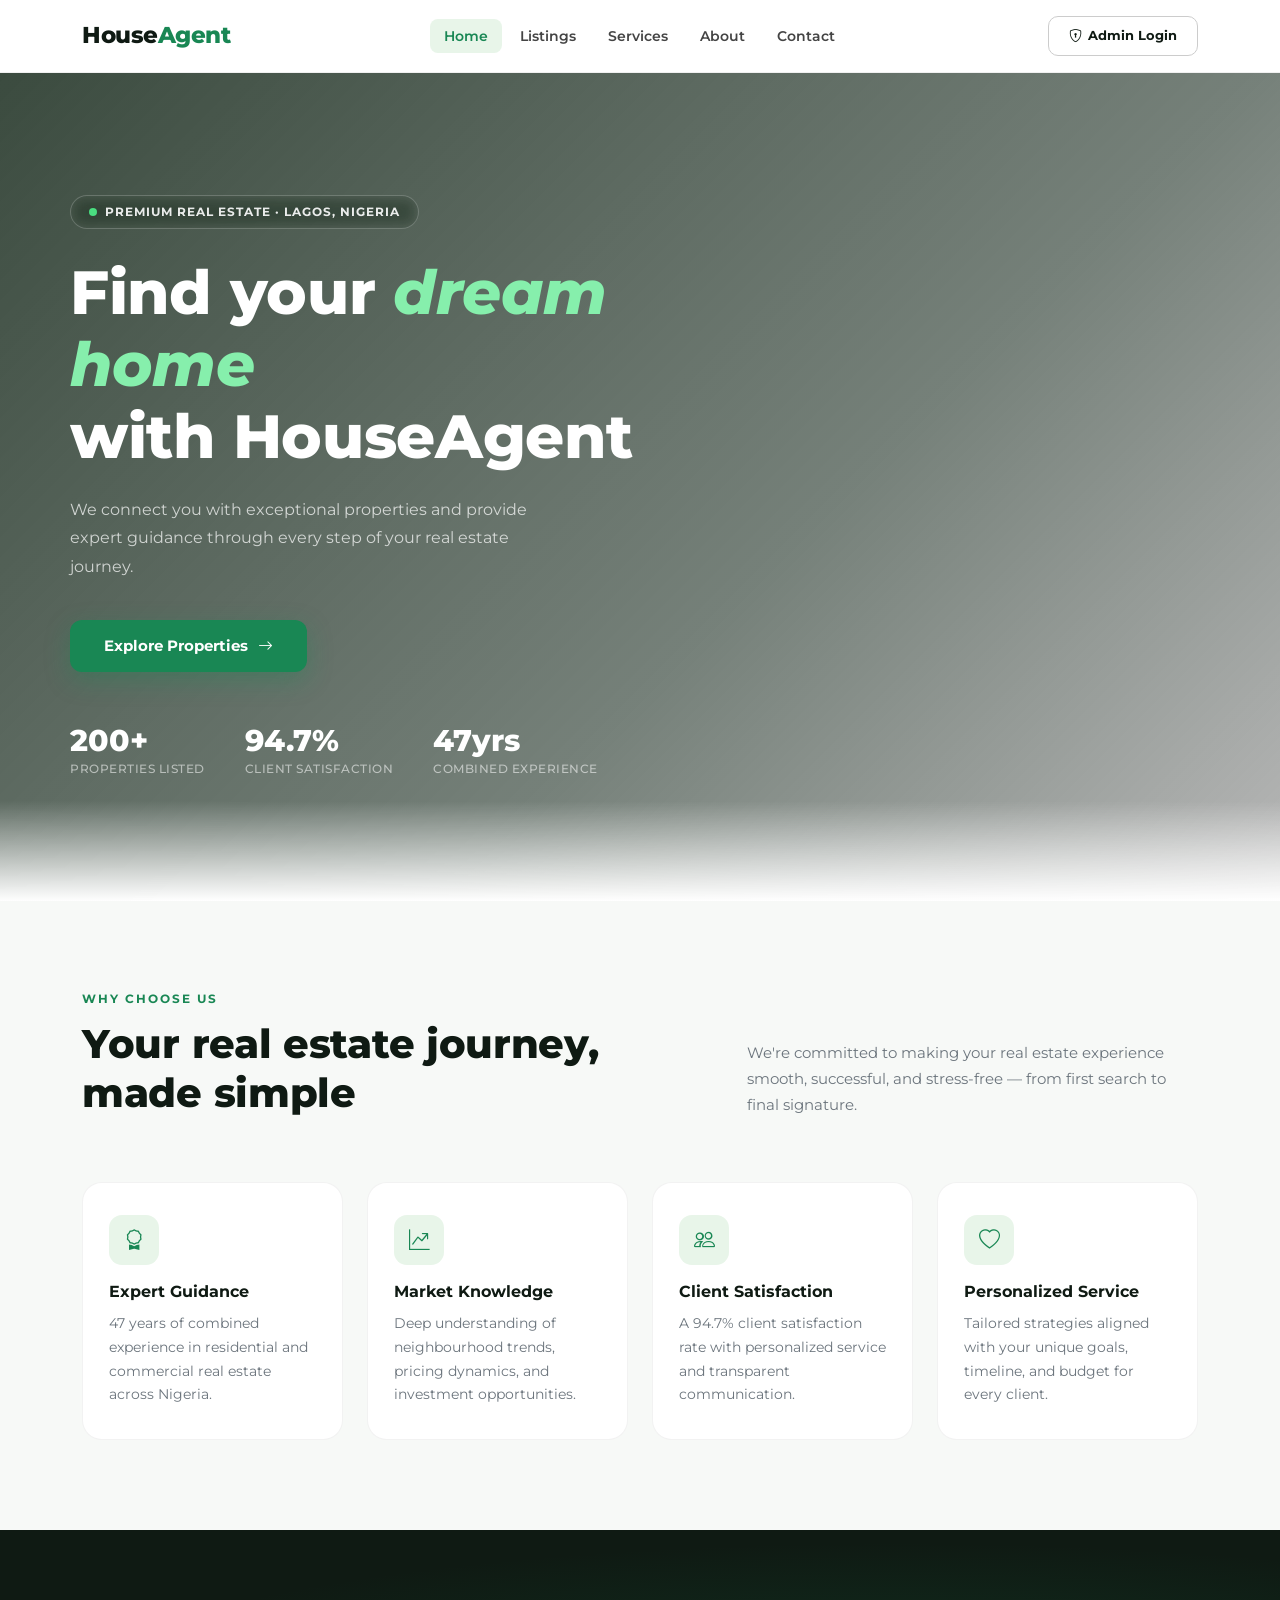
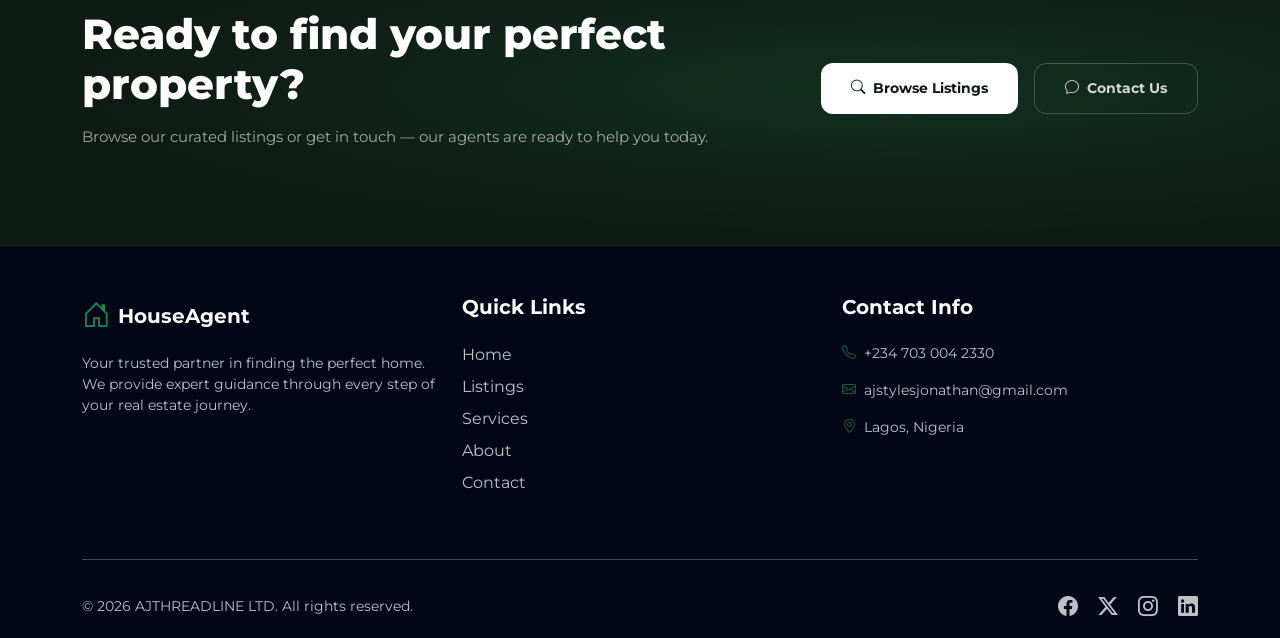
<file: index.html>
<!doctype html>
<html lang="en">
  <head>
    <meta charset="UTF-8" />
    <meta name="viewport" content="width=device-width, initial-scale=1.0" />
    <title>HouseAgent - Find Your Dream Home</title>
    <link href="https://cdn.jsdelivr.net/npm/bootstrap@5.3.0/dist/css/bootstrap.min.css" rel="stylesheet" />
    <link href="https://fonts.googleapis.com/css2?family=Playfair+Display:ital,wght@0,700;0,800;1,700&family=Montserrat:wght@400;500;600;700&display=swap" rel="stylesheet" />
    <link rel="stylesheet" href="https://cdn.jsdelivr.net/npm/bootstrap-icons@1.11.0/font/bootstrap-icons.css" />
    <link rel="stylesheet" href="style.css" />
    <style>
      :root {
        --green: #198754;
        --green-dark: #146c3a;
        --green-light: #e8f5e9;
        --dark: #0f1a13;
        --text: #2d2d2d;
        --muted: #6c757d;
        --bg: #f7f9f7;
      }
      * { box-sizing: border-box; }
      body { font-family: "Montserrat", sans-serif; background: #fff; color: var(--text); overflow-x: hidden; }

      /* NAVBAR */
      .top-nav {
        background: rgba(255,255,255,0.97);
        backdrop-filter: blur(12px);
        border-bottom: 1px solid rgba(0,0,0,0.06);
        position: sticky; top: 0; left: 0; right: 0; z-index: 1050;
        padding: 16px 0;
      }
      .nav-brand {
        font-family: "Playfair Display", serif;
        font-size: 1.45rem; font-weight: 800;
        color: var(--dark); text-decoration: none; letter-spacing: -0.5px;
      }
      .nav-brand span { color: var(--green); }
      .nav-link-item {
        font-size: 0.86rem; font-weight: 600; color: #444;
        padding: 7px 14px; border-radius: 8px; text-decoration: none;
        transition: background 0.2s, color 0.2s;
      }
      .nav-link-item:hover, .nav-link-item.active { color: var(--green); background: var(--green-light); }
      .btn-admin {
        font-size: 0.82rem; font-weight: 700; padding: 9px 20px;
        border-radius: 10px; border: 1.5px solid #ccc; color: var(--dark);
        background: transparent; text-decoration: none;
        transition: all 0.2s; display: inline-flex; align-items: center; gap: 6px;
      }
      .btn-admin:hover { border-color: var(--green); color: var(--green); background: var(--green-light); }

      /* HERO */
      .hero {
        min-height: 92vh; display: flex; align-items: center;
        background:
          linear-gradient(135deg, rgba(10,30,15,0.80) 0%, rgba(5,25,12,0.55) 60%, rgba(0,0,0,0.28) 100%),
          url("https://images.unsplash.com/photo-1600596542815-ffad4c1539a9?auto=format&fit=crop&w=1600&q=80")
          center/cover no-repeat;
        position: relative; overflow: hidden;
      }
      .hero::after {
        content: ""; position: absolute; bottom: 0; left: 0; right: 0;
        height: 100px; background: linear-gradient(to top, white, transparent);
      }
      .hero-inner { position: relative; z-index: 2; padding: 60px 0; }
      .hero-eyebrow {
        display: inline-flex; align-items: center; gap: 8px;
        background: rgba(255,255,255,0.11); border: 1px solid rgba(255,255,255,0.2);
        border-radius: 50px; padding: 7px 18px; font-size: 0.75rem; font-weight: 700;
        color: rgba(255,255,255,0.9); letter-spacing: 1px; text-transform: uppercase;
        margin-bottom: 28px; backdrop-filter: blur(8px);
      }
      .hero-dot {
        width: 8px; height: 8px; background: #4ade80; border-radius: 50%;
        display: inline-block; animation: blink 2s infinite;
      }
      @keyframes blink { 0%,100%{opacity:1;transform:scale(1)} 50%{opacity:0.5;transform:scale(1.3)} }
      .hero h1 {
        font-family: "Playfair Display", serif;
        font-size: clamp(2.4rem, 5.5vw, 3.8rem); font-weight: 800;
        color: white; line-height: 1.18; margin-bottom: 22px; letter-spacing: -0.3px;
      }
      .hero h1 em { font-style: italic; color: #86efac; }
      .hero-sub {
        font-size: clamp(0.9rem, 2vw, 1.02rem); color: rgba(255,255,255,0.72);
        line-height: 1.75; max-width: 490px; margin-bottom: 40px; font-weight: 400;
      }
      .hero-cta {
        display: inline-flex; align-items: center; gap: 10px;
        background: var(--green); color: white; padding: 15px 34px;
        border-radius: 12px; font-weight: 700; font-size: 0.93rem;
        text-decoration: none; transition: all 0.25s;
        box-shadow: 0 8px 24px rgba(25,135,84,0.38);
      }
      .hero-cta:hover { background: var(--green-dark); color: white; transform: translateY(-2px); box-shadow: 0 12px 32px rgba(25,135,84,0.48); }
      .hero-stats { display: flex; gap: 40px; margin-top: 54px; flex-wrap: wrap; }
      .stat-num { font-family: "Playfair Display", serif; font-size: 1.85rem; font-weight: 800; color: white; line-height: 1; }
      .stat-label { font-size: 0.75rem; color: rgba(255,255,255,0.55); font-weight: 500; margin-top: 4px; text-transform: uppercase; letter-spacing: 0.5px; }

      /* WHY US */
      .why-section { padding: 90px 0; background: var(--bg); }
      .sec-label { font-size: 0.73rem; font-weight: 700; color: var(--green); letter-spacing: 2px; text-transform: uppercase; margin-bottom: 12px; }
      .sec-title {
        font-family: "Playfair Display", serif; font-size: clamp(1.8rem, 3.5vw, 2.5rem);
        font-weight: 800; color: var(--dark); line-height: 1.22; margin-bottom: 16px; letter-spacing: -0.3px;
      }
      .sec-sub { color: var(--muted); font-size: 0.94rem; line-height: 1.72; max-width: 500px; }
      .feature-card {
        background: #fff; border-radius: 20px; padding: 32px 26px; height: 100%;
        border: 1px solid rgba(0,0,0,0.05); position: relative; overflow: hidden;
        transition: transform 0.25s, box-shadow 0.25s, border-color 0.25s;
      }
      .feature-card::before {
        content: ""; position: absolute; top: 0; left: 0; right: 0; height: 3px;
        background: linear-gradient(90deg, var(--green), #86efac); opacity: 0; transition: opacity 0.25s;
      }
      .feature-card:hover { transform: translateY(-6px); box-shadow: 0 16px 40px rgba(0,0,0,0.09); border-color: transparent; }
      .feature-card:hover::before { opacity: 1; }
      .feature-icon {
        width: 50px; height: 50px; background: var(--green-light); border-radius: 13px;
        display: flex; align-items: center; justify-content: center;
        font-size: 1.3rem; color: var(--green); margin-bottom: 18px;
      }
      .feature-card h5 { font-size: 0.98rem; font-weight: 700; color: var(--dark); margin-bottom: 10px; }
      .feature-card p { font-size: 0.87rem; color: var(--muted); line-height: 1.72; margin: 0; }

      /* CTA BANNER */
      .cta-section { padding: 80px 0; background: var(--dark); position: relative; overflow: hidden; }
      .cta-section::before {
        content: ""; position: absolute; inset: 0;
        background: radial-gradient(ellipse at 70% 50%, rgba(25,135,84,0.2) 0%, transparent 65%);
      }
      .cta-section .container { position: relative; z-index: 1; }
      .cta-section h2 { font-family: "Playfair Display", serif; font-size: clamp(1.8rem, 3.5vw, 2.6rem); font-weight: 800; color: white; margin-bottom: 14px; }
      .cta-section p { color: rgba(255,255,255,0.62); font-size: 0.96rem; line-height: 1.72; }
      .btn-white { display: inline-flex; align-items: center; gap: 8px; background: white; color: var(--dark); padding: 14px 30px; border-radius: 12px; font-weight: 700; font-size: 0.9rem; text-decoration: none; transition: all 0.2s; }
      .btn-white:hover { background: var(--green-light); color: var(--green); }
      .btn-outline-w { display: inline-flex; align-items: center; gap: 8px; background: transparent; color: rgba(255,255,255,0.82); padding: 14px 30px; border-radius: 12px; font-weight: 700; font-size: 0.9rem; text-decoration: none; border: 1.5px solid rgba(255,255,255,0.22); transition: all 0.2s; }
      .btn-outline-w:hover { border-color: white; color: white; background: rgba(255,255,255,0.06); }

      /* FOOTER */
      .footer-section { background-color: #020617; }
      .footer-section a.text-white { opacity: 0.75; transition: opacity 0.2s; }
      .footer-section a.text-white:hover { opacity: 1; }

      /* ANIMATIONS */
      .fade-up { opacity: 0; transform: translateY(22px); transition: opacity 0.6s ease, transform 0.6s ease; }
      .fade-up.visible { opacity: 1; transform: translateY(0); }

      /* TOGGLER — custom visible hamburger */
      .nav-toggler {
        background: none; border: 1.5px solid rgba(0,0,0,0.18); border-radius: 8px;
        padding: 6px 10px; cursor: pointer; display: flex; flex-direction: column;
        gap: 5px; align-items: center; justify-content: center; width: 42px; height: 38px;
      }
      .nav-toggler span { display: block; width: 20px; height: 2px; background: #1a1a1a; border-radius: 2px; transition: all 0.25s; }

      /* MOBILE NAV MENU */
      .mobile-nav-menu {
        display: none; flex-direction: column; gap: 4px;
        padding: 16px 0 8px; border-top: 1px solid rgba(0,0,0,0.06); margin-top: 12px;
      }
      .mobile-nav-menu.open { display: flex; }
      .mobile-nav-menu .nav-link-item { display: block; padding: 10px 14px; font-size: 0.9rem; }
      .mobile-nav-menu .btn-admin { margin-top: 8px; justify-content: center; }

      @media (max-width: 991px) {
        .hero-stats { gap: 24px; }
        .why-section { padding: 64px 0; }
        .cta-section { padding: 60px 0; text-align: center; }
        .cta-section .d-flex { justify-content: center !important; }
        /* Center hero on mobile */
        .hero .col-lg-7 { text-align: center; }
        .hero-eyebrow { justify-content: center; }
        .hero-sub { margin-left: auto; margin-right: auto; }
        .hero-cta { justify-content: center; }
        .hero-stats { justify-content: center; }
      }
    </style>
  </head>
  <body>

    <!-- NAVBAR -->
    <div class="top-nav">
      <div class="container d-flex align-items-center justify-content-between flex-wrap">
        <a class="nav-brand" href="index.html">House<span>Agent</span></a>

        <!-- Custom visible hamburger for mobile -->
        <button class="nav-toggler d-lg-none" id="navToggler" aria-label="Toggle navigation">
          <span></span><span></span><span></span>
        </button>

        <!-- Desktop nav links -->
        <div class="d-none d-lg-flex align-items-center justify-content-center flex-grow-1">
          <div class="d-flex gap-1 align-items-center">
            <a href="index.html" class="nav-link-item active">Home</a>
            <a href="listings.html" class="nav-link-item">Listings</a>
            <a href="services.html" class="nav-link-item">Services</a>
            <a href="about.html" class="nav-link-item">About</a>
            <a href="contact.html" class="nav-link-item">Contact</a>
          </div>
        </div>
        <a href="admin-login.html" class="btn-admin d-none d-lg-inline-flex">
          <i class="bi bi-shield-lock"></i> Admin Login
        </a>

        <!-- Mobile dropdown menu -->
        <div class="mobile-nav-menu w-100 d-lg-none" id="mobileMenu">
          <a href="index.html" class="nav-link-item active">Home</a>
          <a href="listings.html" class="nav-link-item">Listings</a>
          <a href="services.html" class="nav-link-item">Services</a>
          <a href="about.html" class="nav-link-item">About</a>
          <a href="contact.html" class="nav-link-item">Contact</a>
          <a href="admin-login.html" class="btn-admin"><i class="bi bi-shield-lock"></i> Admin Login</a>
        </div>
      </div>
    </div>

    <!-- HERO -->
    <header class="hero">
      <div class="container hero-inner">
        <div class="row">
          <div class="col-lg-7">
            <div class="hero-eyebrow"><span class="hero-dot"></span> Premium Real Estate · Lagos, Nigeria</div>
            <h1>Find your <em>dream home</em><br>with HouseAgent</h1>
            <p class="hero-sub">We connect you with exceptional properties and provide expert guidance through every step of your real estate journey.</p>
            <a href="listings.html" class="hero-cta">Explore Properties <i class="bi bi-arrow-right"></i></a>
            <div class="hero-stats">
              <div><div class="stat-num">200+</div><div class="stat-label">Properties Listed</div></div>
              <div><div class="stat-num">94.7%</div><div class="stat-label">Client Satisfaction</div></div>
              <div><div class="stat-num">47yrs</div><div class="stat-label">Combined Experience</div></div>
            </div>
          </div>
        </div>
      </div>
    </header>

    <!-- WHY US -->
    <section class="why-section">
      <div class="container">
        <div class="row align-items-end mb-5">
          <div class="col-lg-6">
            <p class="sec-label">Why Choose Us</p>
            <h2 class="sec-title">Your real estate journey,<br>made simple</h2>
          </div>
          <div class="col-lg-5 offset-lg-1">
            <p class="sec-sub">We're committed to making your real estate experience smooth, successful, and stress-free — from first search to final signature.</p>
          </div>
        </div>
        <div class="row g-4">
          <div class="col-md-6 col-lg-3 fade-up">
            <div class="feature-card">
              <div class="feature-icon"><i class="bi bi-award"></i></div>
              <h5>Expert Guidance</h5>
              <p>47 years of combined experience in residential and commercial real estate across Nigeria.</p>
            </div>
          </div>
          <div class="col-md-6 col-lg-3 fade-up" style="transition-delay:0.1s">
            <div class="feature-card">
              <div class="feature-icon"><i class="bi bi-graph-up-arrow"></i></div>
              <h5>Market Knowledge</h5>
              <p>Deep understanding of neighbourhood trends, pricing dynamics, and investment opportunities.</p>
            </div>
          </div>
          <div class="col-md-6 col-lg-3 fade-up" style="transition-delay:0.2s">
            <div class="feature-card">
              <div class="feature-icon"><i class="bi bi-people"></i></div>
              <h5>Client Satisfaction</h5>
              <p>A 94.7% client satisfaction rate with personalized service and transparent communication.</p>
            </div>
          </div>
          <div class="col-md-6 col-lg-3 fade-up" style="transition-delay:0.3s">
            <div class="feature-card">
              <div class="feature-icon"><i class="bi bi-heart"></i></div>
              <h5>Personalized Service</h5>
              <p>Tailored strategies aligned with your unique goals, timeline, and budget for every client.</p>
            </div>
          </div>
        </div>
      </div>
    </section>

    <!-- CTA BANNER -->
    <section class="cta-section">
      <div class="container">
        <div class="row align-items-center g-4">
          <div class="col-lg-7">
            <h2>Ready to find your perfect property?</h2>
            <p>Browse our curated listings or get in touch — our agents are ready to help you today.</p>
          </div>
          <div class="col-lg-5 d-flex gap-3 justify-content-lg-end flex-wrap">
            <a href="listings.html" class="btn-white"><i class="bi bi-search"></i> Browse Listings</a>
            <a href="contact.html" class="btn-outline-w"><i class="bi bi-chat"></i> Contact Us</a>
          </div>
        </div>
      </div>
    </section>

    <!-- FOOTER -->
    <footer class="footer-section text-white pt-5 pb-3">
      <div class="container">
        <div class="row mb-5">
          <div class="col-lg-4 mb-4 mb-lg-0">
            <div class="d-flex align-items-center mb-3">
              <i class="bi bi-house-door text-success me-2 fs-3"></i>
              <span class="fw-bold h5 mb-0">HouseAgent</span>
            </div>
            <p class="opacity-75 small">Your trusted partner in finding the perfect home. We provide expert guidance through every step of your real estate journey.</p>
          </div>
          <div class="col-lg-4 mb-4 mb-lg-0">
            <h5 class="fw-bold mb-4">Quick Links</h5>
            <ul class="list-unstyled">
              <li class="mb-2"><a href="index.html" class="text-white text-decoration-none opacity-75">Home</a></li>
              <li class="mb-2"><a href="listings.html" class="text-white text-decoration-none opacity-75">Listings</a></li>
              <li class="mb-2"><a href="services.html" class="text-white text-decoration-none opacity-75">Services</a></li>
              <li class="mb-2"><a href="about.html" class="text-white text-decoration-none opacity-75">About</a></li>
              <li class="mb-2"><a href="contact.html" class="text-white text-decoration-none opacity-75">Contact</a></li>
            </ul>
          </div>
          <div class="col-lg-4">
            <h5 class="fw-bold mb-4">Contact Info</h5>
            <p class="opacity-75 small"><i class="bi bi-telephone text-success me-2"></i>+234 703 004 2330</p>
            <p class="opacity-75 small"><i class="bi bi-envelope text-success me-2"></i>ajstylesjonathan@gmail.com</p>
            <p class="opacity-75 small"><i class="bi bi-geo-alt text-success me-2"></i>Lagos, Nigeria</p>
          </div>
        </div>
        <hr class="opacity-25" />
        <div class="d-flex flex-column flex-md-row justify-content-between align-items-center pt-3">
          <p class="mb-0 opacity-75 small">&copy; 2026 AJTHREADLINE LTD. All rights reserved.</p>
          <div class="social-links mt-3 mt-md-0">
            <a href="#" class="text-white me-3 fs-5"><i class="bi bi-facebook"></i></a>
            <a href="#" class="text-white me-3 fs-5"><i class="bi bi-twitter-x"></i></a>
            <a href="#" class="text-white me-3 fs-5"><i class="bi bi-instagram"></i></a>
            <a href="#" class="text-white fs-5"><i class="bi bi-linkedin"></i></a>
          </div>
        </div>
      </div>
    </footer>

    <script src="https://cdn.jsdelivr.net/npm/bootstrap@5.3.0/dist/js/bootstrap.bundle.min.js"></script>
    <script>
      // Scroll fade-in
      const observer = new IntersectionObserver((entries) => {
        entries.forEach(e => { if (e.isIntersecting) { e.target.classList.add("visible"); observer.unobserve(e.target); } });
      }, { threshold: 0.15 });
      document.querySelectorAll(".fade-up").forEach(el => observer.observe(el));

      // Mobile nav toggle
      const toggler = document.getElementById("navToggler");
      const mobileMenu = document.getElementById("mobileMenu");
      toggler.addEventListener("click", () => {
        mobileMenu.classList.toggle("open");
      });
    </script>
  </body>
</html>
</file>
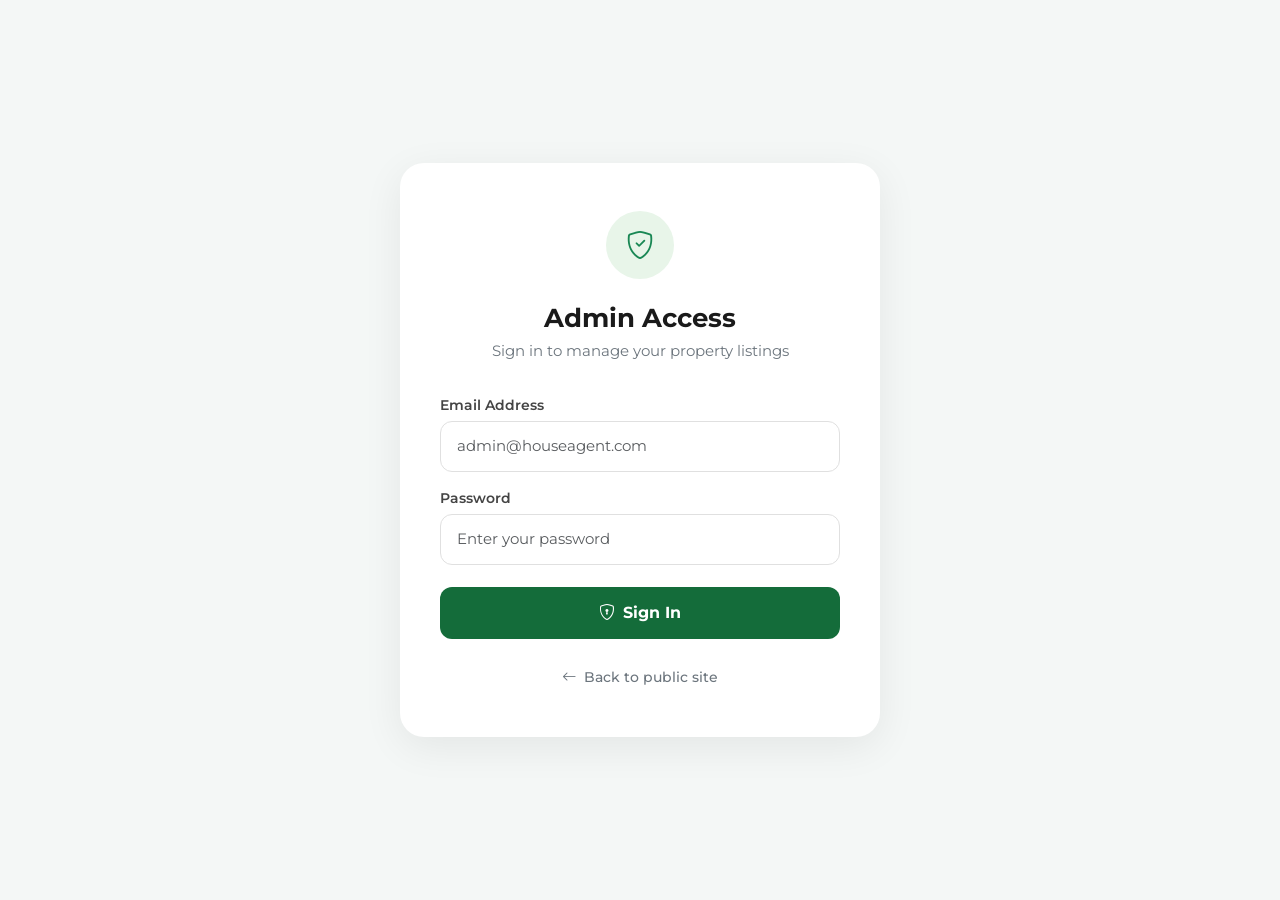
<file: admin-dashboard.html>
<!doctype html>
<html lang="en">
  <head>
    <meta charset="UTF-8" />
    <meta name="viewport" content="width=device-width, initial-scale=1.0" />
    <title>Admin Dashboard | HouseAgent</title>
    <link href="https://cdn.jsdelivr.net/npm/bootstrap@5.3.0/dist/css/bootstrap.min.css" rel="stylesheet" />
    <link href="https://fonts.googleapis.com/css2?family=Montserrat:wght@400;500;600;700;800&display=swap" rel="stylesheet" />
    <link rel="stylesheet" href="https://cdn.jsdelivr.net/npm/bootstrap-icons@1.11.0/font/bootstrap-icons.css" />
    <link rel="stylesheet" href="style.css" />
    <style>
      body {
        background-color: #f4f7f6;
        font-family: "Montserrat", sans-serif;
        padding-top: 0 !important;
      }

      /* ---- NAVBAR ---- */
      .admin-navbar {
        background-color: #ffffff;
        box-shadow: 0 2px 12px rgba(0,0,0,0.06);
        padding: 14px 0;
      }
      .admin-navbar .brand-text { font-size: 1.2rem; font-weight: 700; color: #198754; }
      .admin-navbar .admin-badge {
        background-color: #e8f5e9; color: #198754;
        font-size: 0.75rem; font-weight: 600;
        padding: 4px 10px; border-radius: 20px; margin-left: 8px;
      }

      /* ---- PAGE WRAPPER ---- */
      .dashboard-wrapper { max-width: 1200px; margin: 0 auto; padding: 36px 20px; }

      /* ---- STAT CARDS ---- */
      .stat-card {
        background: #ffffff; border-radius: 16px;
        padding: 24px; box-shadow: 0 2px 12px rgba(0,0,0,0.05); border: none;
      }
      .stat-icon {
        width: 48px; height: 48px; border-radius: 12px;
        display: flex; align-items: center; justify-content: center; font-size: 1.3rem;
      }

      /* ---- FORM CARD ---- */
      .form-card {
        background: #ffffff; border-radius: 20px;
        padding: 32px; box-shadow: 0 2px 12px rgba(0,0,0,0.05); margin-bottom: 36px;
      }
      .form-card h4 { font-weight: 700; font-size: 1.1rem; margin-bottom: 24px; }
      .form-card .form-label { font-weight: 600; font-size: 0.82rem; color: #555; margin-bottom: 6px; }
      .form-card .form-control,
      .form-card .form-select {
        border-radius: 10px !important; border: 1px solid #e0e0e0 !important;
        padding: 11px 14px; font-size: 0.92rem; font-family: "Montserrat", sans-serif;
      }
      .form-card .form-control:focus,
      .form-card .form-select:focus {
        border-color: #198754 !important;
        box-shadow: 0 0 0 0.2rem rgba(25,135,84,0.1) !important;
      }
      .btn-save {
        background-color: #146c3a; color: #fff; border: none;
        border-radius: 12px; padding: 14px; font-weight: 700; font-size: 1rem;
        width: 100%; cursor: pointer; font-family: "Montserrat", sans-serif;
        transition: background-color 0.2s ease, transform 0.2s ease;
      }
      .btn-save:hover { background-color: #0d4d2a; transform: translateY(-1px); }

      /* ---- MULTI IMAGE UPLOAD ZONE ---- */
      .upload-zone {
        border: 2px dashed #c8e6c9;
        border-radius: 14px;
        background-color: #f8fff9;
        padding: 28px 20px;
        text-align: center;
        cursor: pointer;
        transition: border-color 0.2s ease, background-color 0.2s ease;
        position: relative;
      }
      .upload-zone:hover, .upload-zone.dragover {
        border-color: #198754;
        background-color: #e8f5e9;
      }
      .upload-zone input[type="file"] {
        position: absolute; inset: 0; opacity: 0; cursor: pointer; width: 100%; height: 100%;
      }
      .upload-zone i { font-size: 2rem; color: #198754; display: block; margin-bottom: 10px; }
      .upload-zone p { font-size: 0.88rem; color: #666; margin: 0; font-weight: 500; }
      .upload-zone span { font-size: 0.78rem; color: #aaa; }

      /* ---- IMAGE PREVIEW GRID ---- */
      .preview-grid {
        display: grid;
        grid-template-columns: repeat(auto-fill, minmax(100px, 1fr));
        gap: 10px;
        margin-top: 16px;
      }
      .preview-item {
        position: relative;
        border-radius: 10px;
        overflow: hidden;
        aspect-ratio: 1;
        box-shadow: 0 2px 8px rgba(0,0,0,0.1);
      }
      .preview-item img {
        width: 100%; height: 100%; object-fit: cover; display: block;
      }
      /* "Cover" badge on first image */
      .preview-item.is-cover::after {
        content: "Cover";
        position: absolute; bottom: 0; left: 0; right: 0;
        background: rgba(25,135,84,0.85);
        color: white; font-size: 0.7rem; font-weight: 700;
        text-align: center; padding: 3px 0;
      }
      /* Remove button on each preview image */
      .preview-item .remove-img {
        position: absolute; top: 4px; right: 4px;
        background: rgba(220,53,69,0.9); color: white;
        border: none; border-radius: 50%;
        width: 22px; height: 22px;
        font-size: 0.7rem; cursor: pointer;
        display: flex; align-items: center; justify-content: center;
        transition: background 0.2s;
      }
      .preview-item .remove-img:hover { background: #dc3545; }
      .image-count-label {
        font-size: 0.8rem; color: #888; font-weight: 600; margin-top: 10px;
      }

      /* ---- SUCCESS ALERT ---- */
      .success-alert {
        display: none; background-color: #d1fae5;
        border: 1px solid #6ee7b7; color: #065f46;
        border-radius: 10px; padding: 12px 16px;
        font-size: 0.88rem; font-weight: 600; margin-bottom: 16px;
      }

      /* ---- LISTINGS HEADER ---- */
      .listings-header {
        display: flex; align-items: center;
        justify-content: space-between; margin-bottom: 20px;
      }
      .listings-header h5 { font-weight: 700; font-size: 1rem; margin: 0; }
      .property-count-badge {
        background-color: #198754; color: white;
        font-size: 0.75rem; font-weight: 700;
        padding: 4px 10px; border-radius: 20px;
      }

      /* ---- PROPERTY CARD ---- */
      .property-card {
        background: #ffffff; border-radius: 16px; overflow: hidden;
        box-shadow: 0 2px 12px rgba(0,0,0,0.06);
        transition: transform 0.2s ease; height: 100%;
      }
      .property-card:hover { transform: translateY(-4px); }
      .property-card img { width: 100%; height: 180px; object-fit: cover; }
      .property-card .card-body { padding: 16px; }
      .property-card .card-title {
        font-size: 0.95rem; font-weight: 700; margin-bottom: 4px;
        white-space: nowrap; overflow: hidden; text-overflow: ellipsis;
      }
      .property-card .card-price { color: #198754; font-weight: 700; font-size: 0.95rem; margin-bottom: 6px; }
      .property-card .card-meta { font-size: 0.8rem; color: #888; margin-bottom: 12px; }

      /* Image count chip on card */
      .img-count-chip {
        display: inline-flex; align-items: center; gap: 4px;
        background: #e8f5e9; color: #198754;
        font-size: 0.72rem; font-weight: 700;
        padding: 2px 8px; border-radius: 20px; margin-bottom: 10px;
      }

      .btn-delete {
        background-color: #fff0f0; color: #dc3545;
        border: 1px solid #f5c6cb; border-radius: 8px;
        padding: 6px 14px; font-size: 0.82rem; font-weight: 600;
        cursor: pointer; transition: all 0.2s ease; width: 100%;
        font-family: "Montserrat", sans-serif;
      }
      .btn-delete:hover { background-color: #dc3545; color: #fff; border-color: #dc3545; }

      /* ---- EMPTY STATE ---- */
      .empty-state {
        background: #ffffff; border-radius: 20px; padding: 60px 20px;
        text-align: center; box-shadow: 0 2px 12px rgba(0,0,0,0.04);
        border: 2px dashed #dee2e6;
      }
      .empty-state i { font-size: 3.5rem; color: #dee2e6; display: block; margin-bottom: 16px; }
      .empty-state p { color: #aaa; font-size: 0.95rem; font-weight: 500; }

      /* ---- MOBILE ---- */
      @media (max-width: 767px) {
        .dashboard-wrapper { padding: 20px 14px; }
        .form-card { padding: 20px 16px; }
        .preview-grid { grid-template-columns: repeat(auto-fill, minmax(80px, 1fr)); }
      }
    </style>
  </head>

  <body>

    <!-- NAVBAR -->
    <nav class="admin-navbar">
      <div class="container d-flex align-items-center justify-content-between">
        <div class="d-flex align-items-center">
          <i class="bi bi-house-door text-success me-2 fs-4"></i>
          <span class="brand-text">HouseAgent</span>
          <span class="admin-badge">Admin</span>
        </div>
        <div class="d-flex align-items-center gap-3">
          <span class="text-muted small fw-500 d-none d-md-inline">
            <i class="bi bi-circle-fill text-success me-1" style="font-size:0.5rem;"></i>Logged in
          </span>
          <button class="btn btn-outline-danger btn-sm rounded-pill px-3" id="logoutBtn">
            <i class="bi bi-box-arrow-right me-1"></i>Logout
          </button>
        </div>
      </div>
    </nav>

    <!-- MAIN -->
    <div class="dashboard-wrapper">

      <div class="mb-4">
        <h3 class="fw-bold mb-1">Property Dashboard</h3>
        <p class="text-muted small mb-0">Add, manage and delete your property listings</p>
      </div>

      <!-- STATS -->
      <div class="row g-3 mb-4">
        <div class="col-6 col-md-3">
          <div class="stat-card">
            <div class="d-flex align-items-center gap-3">
              <div class="stat-icon bg-success bg-opacity-10 text-success"><i class="bi bi-houses"></i></div>
              <div><div class="fw-bold fs-5" id="totalCount">0</div><div class="text-muted small">Total</div></div>
            </div>
          </div>
        </div>
        <div class="col-6 col-md-3">
          <div class="stat-card">
            <div class="d-flex align-items-center gap-3">
              <div class="stat-icon bg-primary bg-opacity-10 text-primary"><i class="bi bi-building"></i></div>
              <div><div class="fw-bold fs-5" id="apartmentCount">0</div><div class="text-muted small">Apartments</div></div>
            </div>
          </div>
        </div>
        <div class="col-6 col-md-3">
          <div class="stat-card">
            <div class="d-flex align-items-center gap-3">
              <div class="stat-icon bg-warning bg-opacity-10 text-warning"><i class="bi bi-house-heart"></i></div>
              <div><div class="fw-bold fs-5" id="villaCount">0</div><div class="text-muted small">Villas</div></div>
            </div>
          </div>
        </div>
        <div class="col-6 col-md-3">
          <div class="stat-card">
            <div class="d-flex align-items-center gap-3">
              <div class="stat-icon bg-danger bg-opacity-10 text-danger"><i class="bi bi-trophy"></i></div>
              <div><div class="fw-bold fs-5" id="mansionCount">0</div><div class="text-muted small">Mansions</div></div>
            </div>
          </div>
        </div>
      </div>

      <!-- ADD PROPERTY FORM -->
      <div class="form-card">
        <h4><i class="bi bi-plus-circle text-success me-2"></i>Add New Property</h4>

        <div class="success-alert" id="successAlert">
          <i class="bi bi-check-circle me-2"></i>Property saved and published successfully!
        </div>

        <form id="propertyForm">
          <div class="row g-3">
            <div class="col-md-6">
              <label class="form-label">Property Title</label>
              <input type="text" class="form-control" id="propTitle" placeholder="e.g. Modern Villa in Lekki" required />
            </div>
            <div class="col-md-6">
              <label class="form-label">Price (₦)</label>
              <input type="number" class="form-control" id="propPrice" placeholder="150000000" required />
            </div>
            <div class="col-md-6">
              <label class="form-label">Location</label>
              <input type="text" class="form-control" id="propLocation" placeholder="Lekki Phase 1, Lagos" required />
            </div>
            <div class="col-md-6">
              <label class="form-label">Property Type</label>
              <select class="form-select" id="propType">
                <option value="Villa">Villa</option>
                <option value="Apartment">Apartment</option>
                <option value="Mansion">Mansion</option>
              </select>
            </div>
            <div class="col-md-6">
              <label class="form-label">Bedrooms</label>
              <input type="number" class="form-control" id="propBeds" placeholder="5" required />
            </div>
            <div class="col-md-6">
              <label class="form-label">Bathrooms</label>
              <input type="number" class="form-control" id="propBaths" placeholder="4" required />
            </div>

            <!-- ===== MULTI IMAGE UPLOAD ===== -->
            <div class="col-md-12">
              <label class="form-label">Property Images <span class="text-muted fw-normal">(select multiple)</span></label>

              <!-- Drop zone -->
              <div class="upload-zone" id="uploadZone">
                <input type="file" id="propImages" accept="image/*" multiple />
                <i class="bi bi-images"></i>
                <p>Click to upload or drag & drop images here</p>
                <span>JPG, PNG, WEBP supported &nbsp;·&nbsp; First image will be the cover photo</span>
              </div>

              <!-- Preview thumbnails appear here -->
              <div class="preview-grid" id="previewGrid"></div>
              <div class="image-count-label" id="imageCountLabel"></div>
            </div>

            <div class="col-md-12">
              <label class="form-label">Description</label>
              <textarea class="form-control" id="propDescription" rows="4"
                placeholder="Describe the property — features, environment, amenities..." required></textarea>
            </div>

            <div class="col-md-12 mt-2">
              <button type="submit" class="btn-save">
                <i class="bi bi-cloud-upload me-2"></i>Save & Publish Listing
              </button>
            </div>
          </div>
        </form>
      </div>

      <!-- PUBLISHED LISTINGS -->
      <div class="listings-header">
        <h5><i class="bi bi-grid me-2 text-success"></i>Published Listings</h5>
        <span class="property-count-badge" id="listingBadge">0 Properties</span>
      </div>

      <div class="row g-4" id="propertyGrid"></div>

      <div class="empty-state" id="emptyState">
        <i class="bi bi-house-x"></i>
        <p>No properties yet.<br>Fill in the form above to add your first listing.</p>
      </div>

    </div>

    <script src="https://cdn.jsdelivr.net/npm/bootstrap@5.3.0/dist/js/bootstrap.bundle.min.js"></script>

    <script>
      // ── SECURITY ──────────────────────────────────────────────────
      if (localStorage.getItem("adminLoggedIn") !== "true") {
        window.location.href = "admin-login.html";
      }

      // ── LOGOUT ────────────────────────────────────────────────────
      document.getElementById("logoutBtn").addEventListener("click", function () {
        localStorage.removeItem("adminLoggedIn");
        window.location.href = "admin-login.html";
      });

      // ── HELPERS ───────────────────────────────────────────────────
      function formatPrice(num) { return Number(num).toLocaleString("en-NG"); }
      function getProperties() {
        const s = localStorage.getItem("properties");
        return s ? JSON.parse(s) : [];
      }
      function saveProperties(props) {
        localStorage.setItem("properties", JSON.stringify(props));
      }

      // ── IMAGE PREVIEW STATE ───────────────────────────────────────
      // We store image base64 strings in this array as admin picks them
      let selectedImages = [];

      const uploadZone     = document.getElementById("uploadZone");
      const fileInput      = document.getElementById("propImages");
      const previewGrid    = document.getElementById("previewGrid");
      const imageCountLabel = document.getElementById("imageCountLabel");

      // Drag & drop highlight
      uploadZone.addEventListener("dragover",  e => { e.preventDefault(); uploadZone.classList.add("dragover"); });
      uploadZone.addEventListener("dragleave", ()  => uploadZone.classList.remove("dragover"));
      uploadZone.addEventListener("drop", e => {
        e.preventDefault();
        uploadZone.classList.remove("dragover");
        handleFiles(Array.from(e.dataTransfer.files).filter(f => f.type.startsWith("image/")));
      });

      // Normal file picker
      fileInput.addEventListener("change", function () {
        handleFiles(Array.from(this.files));
        // Reset the file input so same files can be re-added if needed
        this.value = "";
      });

      // Read each file and add to selectedImages
      function handleFiles(files) {
        files.forEach(function (file) {
          const reader = new FileReader();
          reader.onload = function (e) {
            selectedImages.push(e.target.result);
            renderPreviews();
          };
          reader.readAsDataURL(file);
        });
      }

      // Build thumbnail grid from selectedImages array
      function renderPreviews() {
        previewGrid.innerHTML = "";

        selectedImages.forEach(function (src, i) {
          const item = document.createElement("div");
          item.className = "preview-item" + (i === 0 ? " is-cover" : "");
          item.innerHTML = `
            <img src="${src}" alt="Preview ${i + 1}" />
            <button class="remove-img" type="button" onclick="removeImage(${i})" title="Remove">
              <i class="bi bi-x"></i>
            </button>`;
          previewGrid.appendChild(item);
        });

        // Update count label
        if (selectedImages.length > 0) {
          imageCountLabel.textContent = selectedImages.length + " image" +
            (selectedImages.length > 1 ? "s" : "") + " selected — first image is the cover photo";
        } else {
          imageCountLabel.textContent = "";
        }
      }

      // Remove a single image by index
      function removeImage(index) {
        selectedImages.splice(index, 1);
        renderPreviews();
      }

      // ── RENDER PROPERTY CARDS ─────────────────────────────────────
      function renderProperties() {
        const properties = getProperties();
        const grid       = document.getElementById("propertyGrid");
        const emptyState = document.getElementById("emptyState");
        const badge      = document.getElementById("listingBadge");

        document.getElementById("totalCount").textContent     = properties.length;
        document.getElementById("apartmentCount").textContent = properties.filter(p => p.type === "Apartment").length;
        document.getElementById("villaCount").textContent     = properties.filter(p => p.type === "Villa").length;
        document.getElementById("mansionCount").textContent   = properties.filter(p => p.type === "Mansion").length;
        badge.textContent = properties.length + (properties.length === 1 ? " Property" : " Properties");

        if (properties.length === 0) {
          emptyState.style.display = "block";
          grid.innerHTML = "";
          return;
        }

        emptyState.style.display = "none";
        grid.innerHTML = "";

        properties.forEach(function (property, index) {
          // Use first image as card cover; support both old (single) and new (array) format
          const coverImg = Array.isArray(property.images) ? property.images[0] : property.image;
          const imgCount = Array.isArray(property.images) ? property.images.length : 1;

          const col = document.createElement("div");
          col.className = "col-sm-6 col-lg-4";
          col.innerHTML = `
            <div class="property-card">
              <img src="${coverImg}" alt="${property.title}" />
              <div class="card-body">
                <div class="card-title">${property.title}</div>
                <div class="card-price">₦ ${formatPrice(property.price)}</div>
                <div class="img-count-chip">
                  <i class="bi bi-images"></i> ${imgCount} photo${imgCount > 1 ? "s" : ""}
                </div>
                <div class="card-meta">
                  <i class="bi bi-geo-alt me-1"></i>${property.location} &nbsp;|&nbsp;
                  <i class="bi bi-tag me-1"></i>${property.type}
                </div>
                <div class="card-meta mb-2">
                  <i class="bi bi-door-open me-1"></i>${property.beds} Beds &nbsp;
                  <i class="bi bi-droplet me-1"></i>${property.baths} Baths
                </div>
                <button class="btn-delete" onclick="deleteProperty(${index})">
                  <i class="bi bi-trash me-1"></i>Delete Listing
                </button>
              </div>
            </div>`;
          grid.appendChild(col);
        });
      }

      // ── DELETE ────────────────────────────────────────────────────
      function deleteProperty(index) {
        if (!confirm("Are you sure you want to delete this listing? This cannot be undone.")) return;
        const properties = getProperties();
        properties.splice(index, 1);
        saveProperties(properties);
        renderProperties();
      }

      // ── FORM SUBMIT ───────────────────────────────────────────────
      document.getElementById("propertyForm").addEventListener("submit", function (e) {
        e.preventDefault();

        // Must have at least one image
        if (selectedImages.length === 0) {
          alert("Please select at least one property image.");
          return;
        }

        // Build property object — images is now an ARRAY
        const newProperty = {
          title       : document.getElementById("propTitle").value.trim(),
          price       : document.getElementById("propPrice").value.trim(),
          location    : document.getElementById("propLocation").value.trim(),
          type        : document.getElementById("propType").value,
          beds        : document.getElementById("propBeds").value.trim(),
          baths       : document.getElementById("propBaths").value.trim(),
          description : document.getElementById("propDescription").value.trim(),
          images      : [...selectedImages],  // array of base64 strings
          image       : selectedImages[0],    // keep for backward compatibility with listings page
          id          : Date.now()
        };

        const properties = getProperties();
        properties.push(newProperty);
        saveProperties(properties);

        // Reset form and image state
        document.getElementById("propertyForm").reset();
        selectedImages = [];
        renderPreviews();

        // Show success message
        const alertEl = document.getElementById("successAlert");
        alertEl.style.display = "block";
        setTimeout(() => alertEl.style.display = "none", 3000);

        renderProperties();
      });

      // ── INITIAL RENDER ────────────────────────────────────────────
      renderProperties();
    </script>

  </body>
</html>
</file>
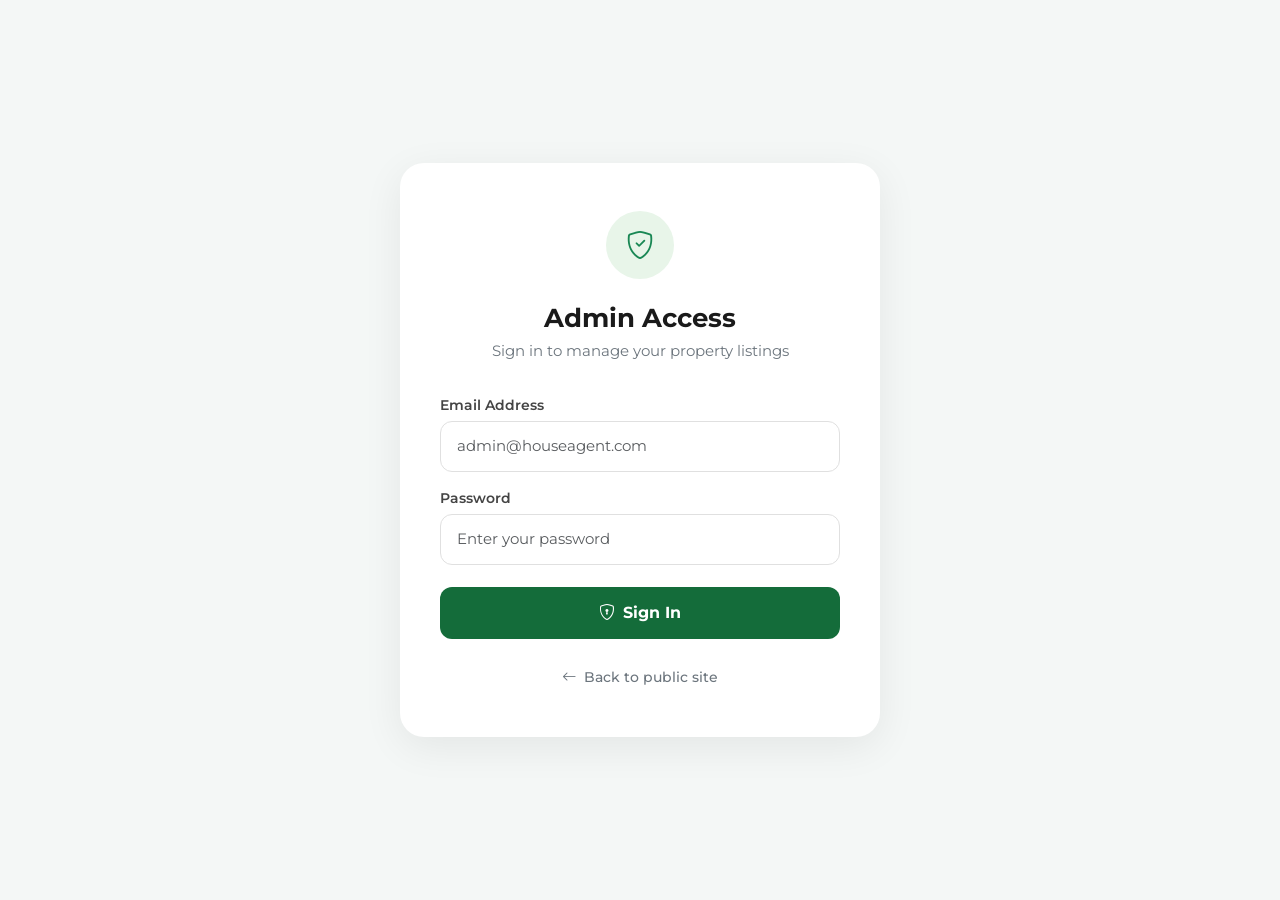
<file: admin-login.html>
<!doctype html>
<html lang="en">
  <head>
    <meta charset="UTF-8" />
    <meta name="viewport" content="width=device-width, initial-scale=1.0" />
    <title>Admin Access | HouseAgent</title>
    <link href="https://cdn.jsdelivr.net/npm/bootstrap@5.3.0/dist/css/bootstrap.min.css" rel="stylesheet" />
    <link href="https://fonts.googleapis.com/css2?family=Montserrat:wght@400;500;600;700;800&display=swap" rel="stylesheet" />
    <link rel="stylesheet" href="https://cdn.jsdelivr.net/npm/bootstrap-icons@1.11.0/font/bootstrap-icons.css" />
    <link rel="stylesheet" href="style.css" />
    <style>
      body {
        background-color: #f4f7f6;
        min-height: 100vh;
        display: flex;
        align-items: center;
        justify-content: center;
        padding: 20px;
        font-family: "Montserrat", sans-serif;
      }
      .login-card {
        background: #ffffff;
        border-radius: 24px;
        box-shadow: 0 10px 40px rgba(0, 0, 0, 0.07);
        width: 100%;
        max-width: 480px;
        padding: 48px 40px;
        text-align: center;
      }
      .admin-icon-circle {
        width: 68px;
        height: 68px;
        background-color: #e8f5e9;
        color: #198754;
        display: inline-flex;
        align-items: center;
        justify-content: center;
        border-radius: 50%;
        margin-bottom: 24px;
      }
      .login-card h2 {
        font-size: 1.6rem;
        font-weight: 700;
        margin-bottom: 6px;
      }
      .login-card p {
        color: #6c757d;
        margin-bottom: 32px;
        font-size: 0.95rem;
      }
      .form-label {
        text-align: left;
        display: block;
        font-weight: 600;
        font-size: 0.85rem;
        margin-bottom: 6px;
        color: #444;
      }
      .form-control {
        padding: 13px 16px;
        border-radius: 12px;
        border: 1px solid #e0e0e0;
        background-color: #fff;
        font-size: 0.95rem;
        margin-bottom: 16px;
        width: 100%;
      }
      .form-control:focus {
        border-color: #198754;
        box-shadow: 0 0 0 0.25rem rgba(25, 135, 84, 0.1);
        outline: none;
      }
      .btn-login {
        background-color: #146c3a;
        color: white;
        border: none;
        padding: 14px;
        border-radius: 12px;
        font-weight: 700;
        font-size: 1rem;
        width: 100%;
        margin-top: 6px;
        cursor: pointer;
        transition: background-color 0.2s ease;
      }
      .btn-login:hover {
        background-color: #0d4d2a;
      }
      .back-link {
        text-decoration: none;
        color: #6c757d;
        font-size: 0.9rem;
        display: inline-block;
        margin-top: 28px;
        font-weight: 500;
      }
      .back-link:hover {
        color: #333;
      }
      /* Error message box — hidden by default */
      .error-box {
        display: none;
        background-color: #fff2f2;
        border: 1px solid #f5c6cb;
        color: #842029;
        border-radius: 10px;
        padding: 12px 16px;
        font-size: 0.88rem;
        font-weight: 500;
        text-align: left;
        margin-bottom: 16px;
      }
    </style>
  </head>
  <body>
    <div class="login-card">

      <!-- Icon -->
      <div class="admin-icon-circle">
        <i class="bi bi-shield-check fs-3"></i>
      </div>

      <h2>Admin Access</h2>
      <p>Sign in to manage your property listings</p>

      <!-- Error message — shows if wrong credentials -->
      <div class="error-box" id="errorBox">
        <i class="bi bi-exclamation-circle me-2"></i>
        Incorrect email or password. Please try again.
      </div>

      <!-- Login Form -->
      <form id="loginForm">
        <label class="form-label" for="emailInput">Email Address</label>
        <input
          type="email"
          class="form-control"
          id="emailInput"
          placeholder="admin@houseagent.com"
          required
        />

        <label class="form-label" for="passwordInput">Password</label>
        <input
          type="password"
          class="form-control"
          id="passwordInput"
          placeholder="Enter your password"
          required
        />

        <button type="submit" class="btn-login">
          <i class="bi bi-shield-lock me-2"></i>Sign In
        </button>
      </form>

      <a href="index.html" class="back-link">
        <i class="bi bi-arrow-left me-1"></i> Back to public site
      </a>
    </div>

    <script src="https://cdn.jsdelivr.net/npm/bootstrap@5.3.0/dist/js/bootstrap.bundle.min.js"></script>

    <script>
      // -------------------------------------------------------
      // STEP 1 — ADMIN CREDENTIALS
      // Change these two values if you ever want a new password
      // -------------------------------------------------------
      const ADMIN_EMAIL    = "ajstylesjonathan@gmail.com";
      const ADMIN_PASSWORD = "00000";

      // -------------------------------------------------------
      // STEP 2 — IF ALREADY LOGGED IN, SKIP THE LOGIN PAGE
      // This prevents a logged-in admin from seeing the login
      // screen again if they navigate back to it
      // -------------------------------------------------------
      if (localStorage.getItem("adminLoggedIn") === "true") {
        window.location.href = "admin-dashboard.html";
      }

      // -------------------------------------------------------
      // STEP 3 — LISTEN FOR THE FORM SUBMIT
      // -------------------------------------------------------
      document.getElementById("loginForm").addEventListener("submit", function (e) {
        e.preventDefault(); // Stop the page from refreshing

        // Grab what the user typed
        const enteredEmail    = document.getElementById("emailInput").value.trim();
        const enteredPassword = document.getElementById("passwordInput").value.trim();

        // Compare with the correct credentials
        if (enteredEmail === ADMIN_EMAIL && enteredPassword === ADMIN_PASSWORD) {

          // ✅ CORRECT — Save login status and go to dashboard
          localStorage.setItem("adminLoggedIn", "true");
          window.location.href = "admin-dashboard.html";

        } else {

          // ❌ WRONG — Show the red error box
          document.getElementById("errorBox").style.display = "block";
        }
      });
    </script>
  </body>
</html>
</file>
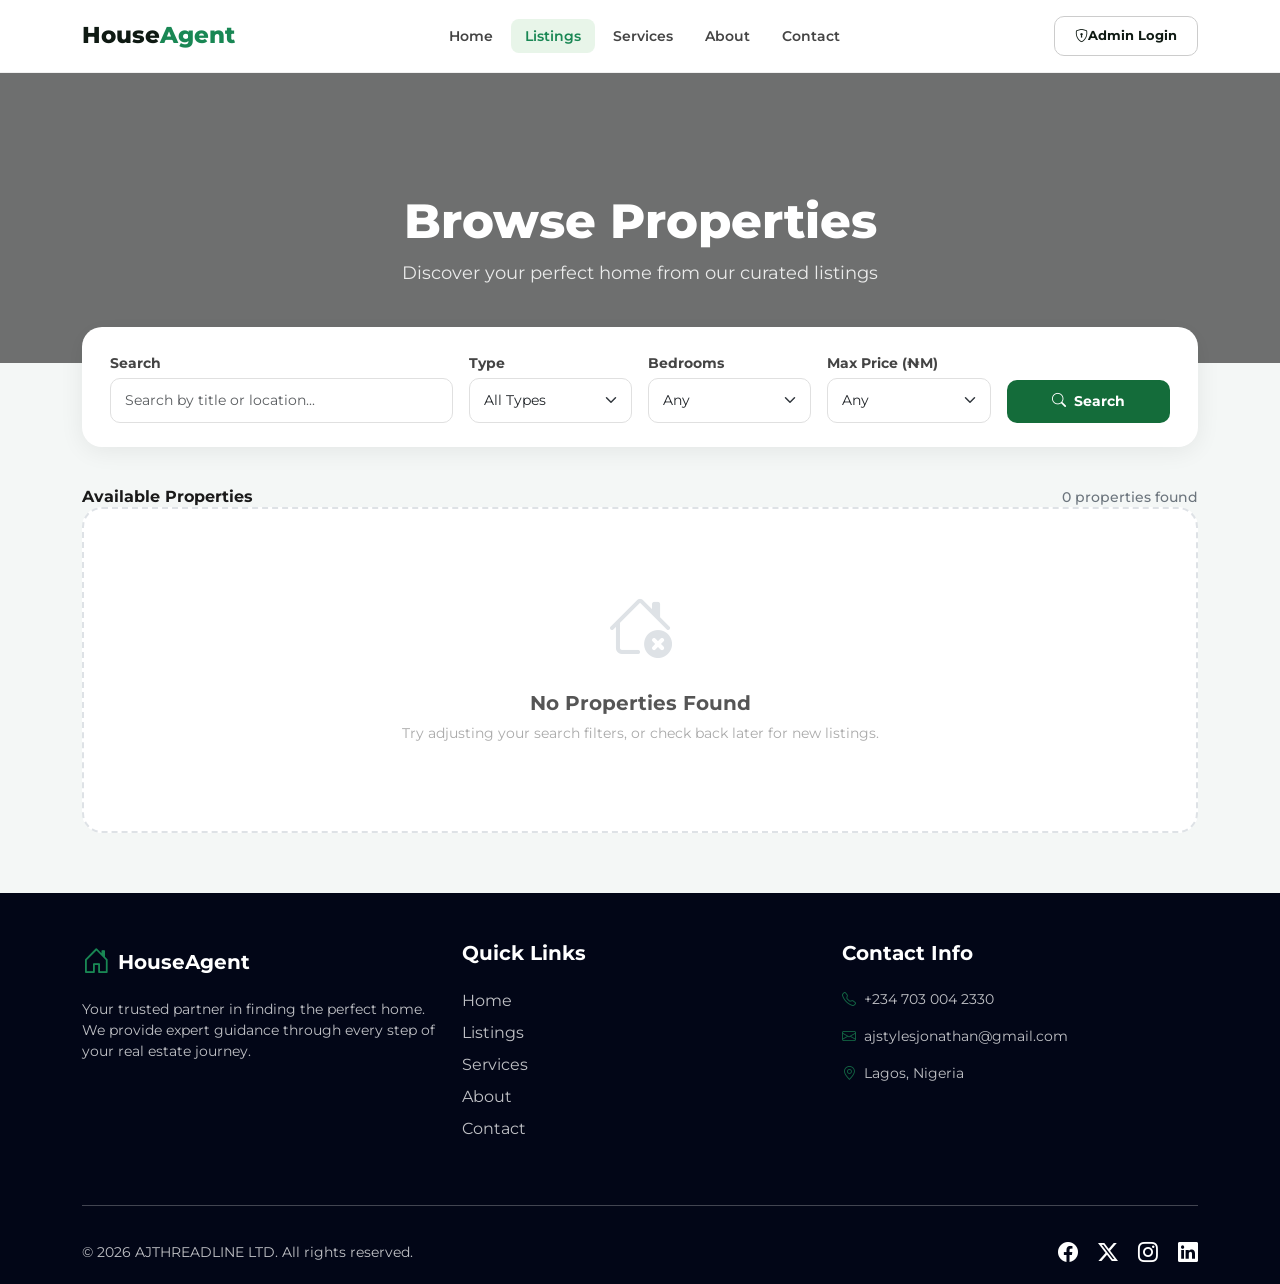
<file: listings.html>
<!doctype html>
<html lang="en">
  <head>
    <meta charset="UTF-8" />
    <meta name="viewport" content="width=device-width, initial-scale=1.0" />
    <title>Listings | HouseAgent</title>
    <link href="https://cdn.jsdelivr.net/npm/bootstrap@5.3.0/dist/css/bootstrap.min.css" rel="stylesheet" />
    <link href="https://fonts.googleapis.com/css2?family=Montserrat:wght@400;500;600;700;800&display=swap" rel="stylesheet" />
    <link rel="stylesheet" href="https://cdn.jsdelivr.net/npm/bootstrap-icons@1.11.0/font/bootstrap-icons.css" />
    <link rel="stylesheet" href="style.css" />
    <style>
      body {
        font-family: "Montserrat", sans-serif;
        background-color: #f4f7f6;
      }

      /* NAVBAR */
.top-nav {
  background: rgba(255,255,255,0.97);
  backdrop-filter: blur(12px);
  border-bottom: 1px solid rgba(0,0,0,0.06);
  position: sticky;
  top: 0;
  z-index: 1050;
  padding: 16px 0;
}

.nav-brand {
  font-family: "Playfair Display", serif;
  font-size: 1.45rem;
  font-weight: 800;
  color: #0f1a13;
  text-decoration: none;
}

.nav-brand span { color: #198754; }

.nav-link-item {
  font-size: 0.86rem;
  font-weight: 600;
  color: #444;
  padding: 7px 14px;
  border-radius: 8px;
  text-decoration: none;
}

.nav-link-item:hover,
.nav-link-item.active {
  color: #198754;
  background: #e8f5e9;
}

.btn-admin {
  font-size: 0.82rem;
  font-weight: 700;
  padding: 9px 20px;
  border-radius: 10px;
  border: 1.5px solid #ccc;
  color: #0f1a13;
  text-decoration: none;
}

 .nav-toggler {
        background: none; border: 1.5px solid rgba(0,0,0,0.18); border-radius: 8px;
        padding: 6px 10px; cursor: pointer; display: flex; flex-direction: column;
        gap: 5px; align-items: center; justify-content: center; width: 42px; height: 38px;
      }
      .nav-toggler span { display: block; width: 20px; height: 2px; background: #1a1a1a; border-radius: 2px; transition: all 0.25s; }

      /* MOBILE NAV MENU */
      .mobile-nav-menu {
        display: none; flex-direction: column; gap: 4px;
        padding: 16px 0 8px; border-top: 1px solid rgba(0,0,0,0.06); margin-top: 12px;
      }
      .mobile-nav-menu.open { display: flex; }
      .mobile-nav-menu .nav-link-item { display: block; padding: 10px 14px; font-size: 0.9rem; }
      .mobile-nav-menu .btn-admin { margin-top: 8px; justify-content: center; }
     
      /* ---- HERO BANNER ---- */
      .listings-hero {
        background: linear-gradient(rgba(0,0,0,0.55), rgba(0,0,0,0.55)),
          url("https://images.unsplash.com/photo-1560518883-ce09059eeffa?auto=format&fit=crop&w=1400&q=80") center/cover no-repeat;
        padding: 120px 0 60px;
        color: white;
        text-align: center;
      }
      .listings-hero h1 {
        font-size: clamp(1.8rem, 5vw, 3rem);
        font-weight: 800;
        margin-bottom: 10px;
      }
      .listings-hero p {
        font-size: clamp(0.9rem, 2.5vw, 1.1rem);
        opacity: 0.85;
      }

      /* ---- FILTER BAR ---- */
      .filter-bar {
        background: #ffffff;
        border-radius: 20px;
        padding: 24px 28px;
        box-shadow: 0 4px 24px rgba(0,0,0,0.07);
        margin-top: -36px;
        position: relative;
        z-index: 10;
      }
      .filter-bar .form-control,
      .filter-bar .form-select {
        border-radius: 10px !important;
        border: 1px solid #e0e0e0 !important;
        padding: 11px 14px;
        font-size: 0.88rem;
        font-family: "Montserrat", sans-serif;
      }
      .filter-bar .form-control:focus,
      .filter-bar .form-select:focus {
        border-color: #198754 !important;
        box-shadow: 0 0 0 0.2rem rgba(25,135,84,0.1) !important;
      }
      .btn-search {
        background-color: #146c3a;
        color: white;
        border: none;
        border-radius: 10px;
        padding: 11px 24px;
        font-weight: 700;
        font-size: 0.88rem;
        font-family: "Montserrat", sans-serif;
        cursor: pointer;
        transition: background-color 0.2s ease;
        width: 100%;
      }
      .btn-search:hover { background-color: #0d4d2a; }

      /* ---- RESULTS AREA ---- */
      .results-section {
        padding: 40px 0 60px;
      }
      .results-header {
        display: flex;
        align-items: center;
        justify-content: space-between;
        margin-bottom: 24px;
        flex-wrap: wrap;
        gap: 10px;
      }
      .results-header h5 {
        font-weight: 700;
        font-size: 1rem;
        margin: 0;
      }
      .results-count {
        color: #6c757d;
        font-size: 0.85rem;
        font-weight: 500;
      }

      /* ---- PROPERTY CARD ---- */
      .prop-card {
        background: #ffffff;
        border-radius: 18px;
        overflow: hidden;
        box-shadow: 0 2px 16px rgba(0,0,0,0.06);
        transition: transform 0.25s ease, box-shadow 0.25s ease;
        height: 100%;
        display: flex;
        flex-direction: column;
      }
      .prop-card:hover {
        transform: translateY(-5px);
        box-shadow: 0 8px 32px rgba(0,0,0,0.11);
      }
      .prop-card img {
        width: 100%;
        height: 200px;
        object-fit: cover;
      }
      .prop-card .card-body {
        padding: 18px;
        display: flex;
        flex-direction: column;
        flex: 1;
      }
      .prop-type-badge {
        display: inline-block;
        background-color: #e8f5e9;
        color: #198754;
        font-size: 0.72rem;
        font-weight: 700;
        padding: 3px 10px;
        border-radius: 20px;
        margin-bottom: 8px;
        text-transform: uppercase;
        letter-spacing: 0.5px;
      }
      .prop-title {
        font-size: 0.97rem;
        font-weight: 700;
        color: #1a1a1a;
        margin-bottom: 4px;
        white-space: nowrap;
        overflow: hidden;
        text-overflow: ellipsis;
      }
      .prop-location {
        font-size: 0.8rem;
        color: #888;
        margin-bottom: 10px;
      }
      .prop-price {
        font-size: 1.1rem;
        font-weight: 800;
        color: #198754;
        margin-bottom: 12px;
      }
      .prop-meta {
        font-size: 0.8rem;
        color: #666;
        display: flex;
        gap: 14px;
        margin-bottom: 16px;
      }
      .btn-view {
        background-color: #146c3a;
        color: white;
        border: none;
        border-radius: 10px;
        padding: 10px;
        font-weight: 700;
        font-size: 0.85rem;
        text-decoration: none;
        text-align: center;
        display: block;
        margin-top: auto;
        transition: background-color 0.2s ease;
        font-family: "Montserrat", sans-serif;
      }
      .btn-view:hover {
        background-color: #0d4d2a;
        color: white;
      }

      /* ---- EMPTY STATE ---- */
      .empty-listings {
        background: #ffffff;
        border-radius: 20px;
        padding: 70px 20px;
        text-align: center;
        border: 2px dashed #dee2e6;
      }
      .empty-listings i {
        font-size: 4rem;
        color: #dee2e6;
        display: block;
        margin-bottom: 16px;
      }
      .empty-listings h5 {
        font-weight: 700;
        color: #555;
        margin-bottom: 8px;
      }
      .empty-listings p {
        color: #aaa;
        font-size: 0.9rem;
      }

      /* ---- FOOTER ---- */
      .footer-section { background-color: #020617; }

      /* ---- MOBILE ---- */
      @media (max-width: 767px) {
        .filter-bar { padding: 20px 16px; margin-top: -20px; border-radius: 16px; }
        .listings-hero { padding: 100px 0 50px; }
        .prop-card img { height: 180px; }
      }
    </style>
  </head>

  <body>
   <!-- NAVBAR -->
<div class="top-nav">
  <div class="container d-flex align-items-center justify-content-between flex-wrap">
    <a class="nav-brand" href="index.html">House<span>Agent</span></a>

    <button class="nav-toggler d-lg-none" id="navToggler">
      <span></span><span></span><span></span>
    </button>

    <div class="d-none d-lg-flex align-items-center justify-content-center flex-grow-1">
      <div class="d-flex gap-1 align-items-center">
        <a href="index.html" class="nav-link-item">Home</a>
        <a href="listings.html" class="nav-link-item active">Listings</a>
        <a href="services.html" class="nav-link-item">Services</a>
        <a href="about.html" class="nav-link-item">About</a>
        <a href="contact.html" class="nav-link-item">Contact</a>
      </div>
    </div>

    <a href="admin-login.html" class="btn-admin d-none d-lg-inline-flex">
      <i class="bi bi-shield-lock"></i> Admin Login
    </a>

    <div class="mobile-nav-menu w-100 d-lg-none" id="mobileMenu">
      <a href="index.html" class="nav-link-item">Home</a>
      <a href="listings.html" class="nav-link-item active">Listings</a>
      <a href="services.html" class="nav-link-item">Services</a>
      <a href="about.html" class="nav-link-item">About</a>
      <a href="contact.html" class="nav-link-item">Contact</a>
      <a href="admin-login.html" class="btn-admin"><i class="bi bi-shield-lock"></i> Admin Login</a>
    </div>
  </div>
</div>

    <!-- HERO BANNER -->
    <section class="listings-hero">
      <div class="container">
        <h1>Browse Properties</h1>
        <p>Discover your perfect home from our curated listings</p>
      </div>
    </section>

    <!-- FILTER BAR -->
    <div class="container">
      <div class="filter-bar">
        <div class="row g-3 align-items-end">
          <div class="col-12 col-md-4">
            <label class="form-label fw-bold small mb-1">Search</label>
            <input type="text" class="form-control" id="searchInput" placeholder="Search by title or location..." />
          </div>
          <div class="col-6 col-md-2">
            <label class="form-label fw-bold small mb-1">Type</label>
            <select class="form-select" id="filterType">
              <option value="">All Types</option>
              <option value="Villa">Villa</option>
              <option value="Apartment">Apartment</option>
              <option value="Mansion">Mansion</option>
            </select>
          </div>
          <div class="col-6 col-md-2">
            <label class="form-label fw-bold small mb-1">Bedrooms</label>
            <select class="form-select" id="filterBeds">
              <option value="">Any</option>
              <option value="1">1+</option>
              <option value="2">2+</option>
              <option value="3">3+</option>
              <option value="4">4+</option>
              <option value="5">5+</option>
            </select>
          </div>
          <div class="col-6 col-md-2">
            <label class="form-label fw-bold small mb-1">Max Price (₦M)</label>
            <select class="form-select" id="filterPrice">
              <option value="">Any</option>
              <option value="50000000">50M</option>
              <option value="100000000">100M</option>
              <option value="200000000">200M</option>
              <option value="500000000">500M</option>
            </select>
          </div>
          <div class="col-6 col-md-2">
            <button class="btn-search" id="searchBtn">
              <i class="bi bi-search me-2"></i>Search
            </button>
          </div>
        </div>
      </div>
    </div>

    <!-- RESULTS -->
    <section class="results-section">
      <div class="container">
        <div class="results-header">
          <h5>Available Properties</h5>
          <span class="results-count" id="resultsCount"></span>
        </div>

        <!-- Property cards injected here -->
        <div class="row g-4" id="listingsGrid"></div>

        <!-- Empty state -->
        <div class="empty-listings" id="emptyListings" style="display:none;">
          <i class="bi bi-house-x"></i>
          <h5>No Properties Found</h5>
          <p>Try adjusting your search filters, or check back later for new listings.</p>
        </div>
      </div>
    </section>

    <!-- FOOTER -->
    <footer class="footer-section text-white pt-5 pb-3">
      <div class="container">
        <div class="row mb-5">
          <div class="col-lg-4 mb-4 mb-lg-0">
            <div class="d-flex align-items-center mb-3">
              <i class="bi bi-house-door text-success me-2 fs-3"></i>
              <span class="fw-bold h5 mb-0">HouseAgent</span>
            </div>
            <p class="opacity-75 small">Your trusted partner in finding the perfect home. We provide expert guidance through every step of your real estate journey.</p>
          </div>
          <div class="col-lg-4 mb-4 mb-lg-0">
            <h5 class="fw-bold mb-4">Quick Links</h5>
            <ul class="list-unstyled">
              <li class="mb-2"><a href="index.html" class="text-white text-decoration-none opacity-75">Home</a></li>
              <li class="mb-2"><a href="listings.html" class="text-white text-decoration-none opacity-75">Listings</a></li>
              <li class="mb-2"><a href="services.html" class="text-white text-decoration-none opacity-75">Services</a></li>
              <li class="mb-2"><a href="about.html" class="text-white text-decoration-none opacity-75">About</a></li>
              <li class="mb-2"><a href="contact.html" class="text-white text-decoration-none opacity-75">Contact</a></li>
            </ul>
          </div>
          <div class="col-lg-4">
            <h5 class="fw-bold mb-4">Contact Info</h5>
            <p class="opacity-75 small"><i class="bi bi-telephone text-success me-2"></i>+234 703 004 2330</p>
            <p class="opacity-75 small"><i class="bi bi-envelope text-success me-2"></i>ajstylesjonathan@gmail.com</p>
            <p class="opacity-75 small"><i class="bi bi-geo-alt text-success me-2"></i>Lagos, Nigeria</p>
          </div>
        </div>
        <hr class="opacity-25" />
        <div class="d-flex flex-column flex-md-row justify-content-between align-items-center pt-3">
          <p class="mb-0 opacity-75 small">&copy; 2026 AJTHREADLINE LTD. All rights reserved.</p>
          <div class="social-links mt-3 mt-md-0">
            <a href="#" class="text-white me-3 fs-5"><i class="bi bi-facebook"></i></a>
            <a href="#" class="text-white me-3 fs-5"><i class="bi bi-twitter-x"></i></a>
            <a href="#" class="text-white me-3 fs-5"><i class="bi bi-instagram"></i></a>
            <a href="#" class="text-white fs-5"><i class="bi bi-linkedin"></i></a>
          </div>
        </div>
      </div>
    </footer>

    <script src="https://cdn.jsdelivr.net/npm/bootstrap@5.3.0/dist/js/bootstrap.bundle.min.js"></script>
    <script>
      // ---------------------------------------------------
      // FORMAT PRICE — turns 150000000 into ₦ 150,000,000
      // ---------------------------------------------------
      function formatPrice(num) {
        return "₦ " + Number(num).toLocaleString("en-NG");
      }

      // ---------------------------------------------------
      // GET ALL PROPERTIES FROM LOCALSTORAGE
      // ---------------------------------------------------
      function getProperties() {
        const stored = localStorage.getItem("properties");
        return stored ? JSON.parse(stored) : [];
      }

      // ---------------------------------------------------
      // RENDER PROPERTIES — builds cards from a given array
      // ---------------------------------------------------
      function renderListings(properties) {
        const grid        = document.getElementById("listingsGrid");
        const emptyState  = document.getElementById("emptyListings");
        const countLabel  = document.getElementById("resultsCount");

        countLabel.textContent = properties.length + " " + (properties.length === 1 ? "property" : "properties") + " found";

        if (properties.length === 0) {
          grid.innerHTML = "";
          emptyState.style.display = "block";
          return;
        }

        emptyState.style.display = "none";
        grid.innerHTML = "";

        properties.forEach(function (property, index) {
          // Find the real index in the full properties array for the detail page link
          const allProperties = getProperties();
          const realIndex = allProperties.findIndex(p => p.id === property.id);

          const col = document.createElement("div");
          col.className = "col-sm-6 col-lg-4";
          col.innerHTML = `
            <div class="prop-card">
              <img src="${property.image}" alt="${property.title}" />
              <div class="card-body">
                <span class="prop-type-badge">${property.type}</span>
                <div class="prop-title">${property.title}</div>
                <div class="prop-location"><i class="bi bi-geo-alt me-1"></i>${property.location}</div>
                <div class="prop-price">${formatPrice(property.price)}</div>
                <div class="prop-meta">
                  <span><i class="bi bi-door-open me-1"></i>${property.beds} Beds</span>
                  <span><i class="bi bi-droplet me-1"></i>${property.baths} Baths</span>
                </div>
                <a href="property-detail.html?id=${realIndex}" class="btn-view">
                  <i class="bi bi-eye me-2"></i>View Details
                </a>
              </div>
            </div>`;
          grid.appendChild(col);
        });
      }

      // ---------------------------------------------------
      // FILTER FUNCTION — runs when Search is clicked
      // or when filters change
      // ---------------------------------------------------
      function applyFilters() {
        const searchVal = document.getElementById("searchInput").value.toLowerCase().trim();
        const typeVal   = document.getElementById("filterType").value;
        const bedsVal   = document.getElementById("filterBeds").value;
        const priceVal  = document.getElementById("filterPrice").value;

        let properties = getProperties();

        // Filter by search text (title or location)
        if (searchVal) {
          properties = properties.filter(function (p) {
            return p.title.toLowerCase().includes(searchVal) ||
                   p.location.toLowerCase().includes(searchVal);
          });
        }

        // Filter by type
        if (typeVal) {
          properties = properties.filter(p => p.type === typeVal);
        }

        // Filter by minimum bedrooms
        if (bedsVal) {
          properties = properties.filter(p => Number(p.beds) >= Number(bedsVal));
        }

        // Filter by maximum price
        if (priceVal) {
          properties = properties.filter(p => Number(p.price) <= Number(priceVal));
        }

        renderListings(properties);
      }

      // ---------------------------------------------------
      // SEARCH BUTTON CLICK
      // ---------------------------------------------------
      document.getElementById("searchBtn").addEventListener("click", applyFilters);

      // ---------------------------------------------------
      // ALSO FILTER IN REAL TIME AS USER TYPES
      // ---------------------------------------------------
      document.getElementById("searchInput").addEventListener("input", applyFilters);
      document.getElementById("filterType").addEventListener("change", applyFilters);
      document.getElementById("filterBeds").addEventListener("change", applyFilters);
      document.getElementById("filterPrice").addEventListener("change", applyFilters);

      // ---------------------------------------------------
      // ON PAGE LOAD — show all properties
      // ---------------------------------------------------
      applyFilters();
    </script>
    <script>
  const toggler = document.getElementById("navToggler");
  const mobileMenu = document.getElementById("mobileMenu");

  if (toggler) {
    toggler.addEventListener("click", () => {
      mobileMenu.classList.toggle("open");
    });
  }
</script>
  </body>
</html>
</file>
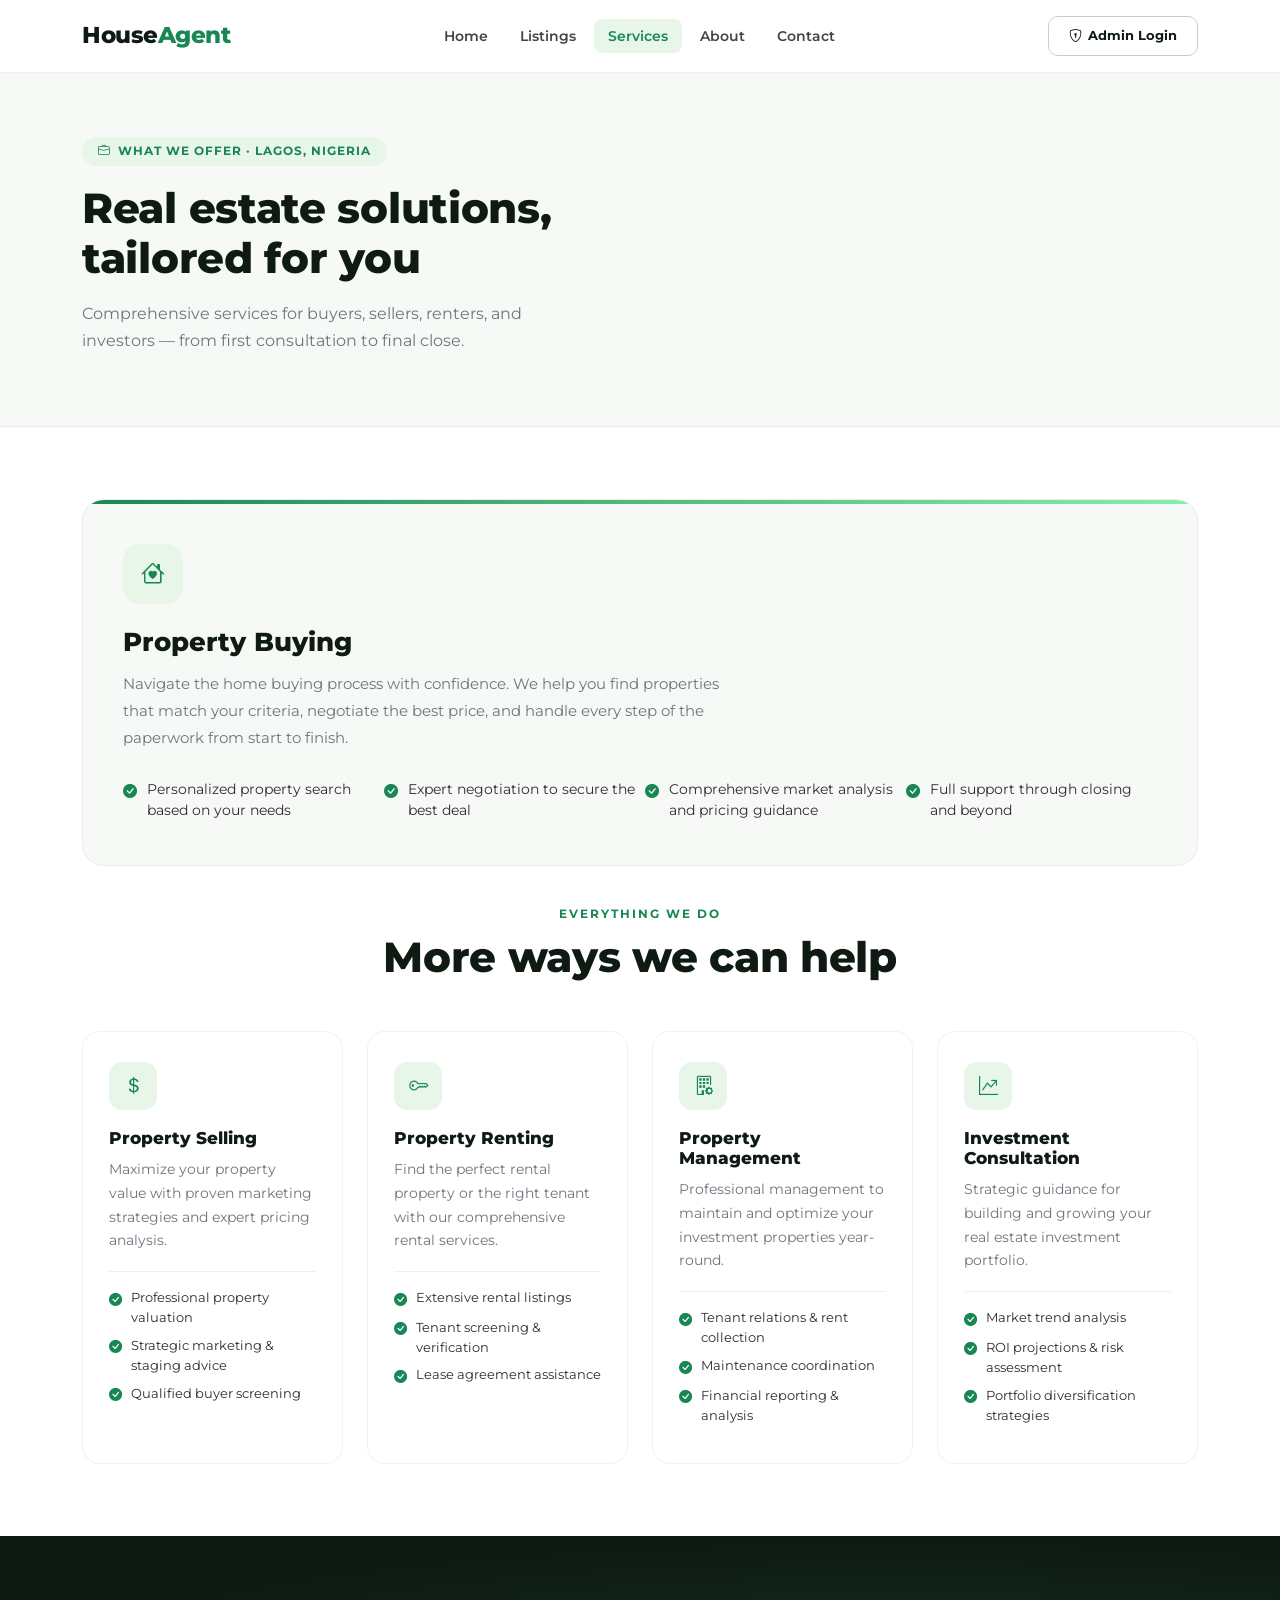
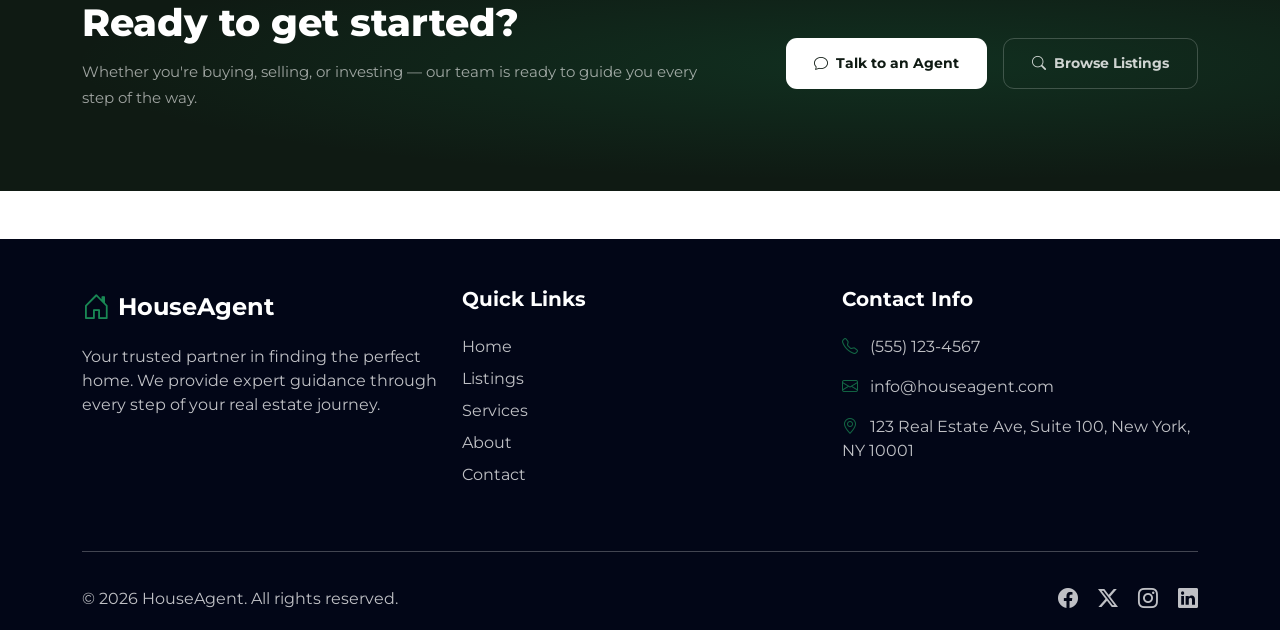
<file: services.html>
<!doctype html>
<html lang="en">
  <head>
    <meta charset="UTF-8" />
    <meta name="viewport" content="width=device-width, initial-scale=1.0" />
    <title>Our Services | HouseAgent</title>
    <link
      href="https://cdn.jsdelivr.net/npm/bootstrap@5.3.0/dist/css/bootstrap.min.css"
      rel="stylesheet"
    />
    <link href="https://fonts.googleapis.com/css2?family=Montserrat:ital,wght@0,400;0,500;0,600;0,700;0,800;1,600&display=swap" rel="stylesheet" />
    <link
      rel="stylesheet"
      href="https://cdn.jsdelivr.net/npm/bootstrap-icons@1.11.0/font/bootstrap-icons.css"
    />
    <!-- style.css removed: all styles are self-contained below -->
    <style>
      /* ── FOOTER (was in style.css) ── */
      .footer-section { background-color: #020617; }
      .footer-section a.text-white { opacity: 0.75; transition: opacity 0.2s; }
      .footer-section a.text-white:hover { opacity: 1; }

      /* ── PAGE VARIABLES ── */
      :root {
        --green: #198754; --green-dark: #146c3a; --green-light: #e8f5e9;
        --dark: #0f1a13; --text: #2d2d2d; --muted: #6c757d; --bg: #f7f9f7;
      }
      body { font-family: "Montserrat", sans-serif; color: var(--text); }

      /* ── LABELS & TITLES ── */
      .sec-label { font-size: 0.72rem; font-weight: 700; color: var(--green); letter-spacing: 2px; text-transform: uppercase; margin-bottom: 10px; display: block; }
      .sec-title { font-family: "Montserrat", sans-serif; font-size: clamp(1.8rem, 4vw, 2.6rem); font-weight: 800; color: var(--dark); line-height: 1.2; letter-spacing: -0.3px; }

      /* ── PAGE HEADER ── */
      .page-header { padding: 64px 0 56px; border-bottom: 1px solid rgba(0,0,0,0.06); background: var(--bg); }
      .page-header p { font-size: 0.97rem; color: var(--muted); line-height: 1.75; max-width: 500px; }
      .header-badge { display: inline-flex; align-items: center; gap: 7px; background: var(--green-light); color: var(--green); border-radius: 50px; padding: 6px 16px; font-size: 0.73rem; font-weight: 700; letter-spacing: 1px; text-transform: uppercase; margin-bottom: 18px; }

      /* ── FEATURED SERVICE ── */
      .featured-section { padding: 72px 0 40px; }
      .featured-card {
        background: var(--bg); border-radius: 22px; padding: 44px 40px;
        border: 1px solid rgba(0,0,0,0.05); position: relative; overflow: hidden;
      }
      .featured-card::before { content: ""; position: absolute; top: 0; left: 0; right: 0; height: 4px; background: linear-gradient(90deg, var(--green), #86efac); }
      .featured-icon { width: 60px; height: 60px; background: var(--green-light); border-radius: 16px; display: flex; align-items: center; justify-content: center; font-size: 1.5rem; color: var(--green); margin-bottom: 22px; }
      .featured-card h3 { font-family: "Montserrat", sans-serif; font-size: 1.65rem; font-weight: 800; color: var(--dark); margin-bottom: 12px; }
      .featured-card > p { font-size: 0.95rem; color: var(--muted); line-height: 1.78; margin-bottom: 28px; max-width: 600px; }
      .check-grid { display: grid; grid-template-columns: repeat(auto-fill, minmax(210px, 1fr)); gap: 10px; }
      .check-item { display: flex; align-items: flex-start; gap: 10px; font-size: 0.87rem; color: var(--text); }
      .check-item i { color: var(--green); font-size: 0.88rem; margin-top: 2px; flex-shrink: 0; }

      /* ── SERVICE CARDS ── */
      .services-grid-section { padding: 0 0 72px; }
      .service-card {
        background: #fff; border-radius: 18px; padding: 30px 26px; height: 100%;
        border: 1px solid rgba(0,0,0,0.05); position: relative; overflow: hidden;
        transition: transform 0.25s, box-shadow 0.25s, border-color 0.25s;
      }
      .service-card::after { content: ""; position: absolute; top: 0; left: 0; right: 0; height: 3px; background: linear-gradient(90deg, var(--green), #86efac); opacity: 0; transition: opacity 0.25s; }
      .service-card:hover { transform: translateY(-5px); box-shadow: 0 14px 36px rgba(0,0,0,0.09); border-color: transparent; }
      .service-card:hover::after { opacity: 1; }
      .service-icon { width: 48px; height: 48px; background: var(--green-light); border-radius: 13px; display: flex; align-items: center; justify-content: center; font-size: 1.2rem; color: var(--green); margin-bottom: 18px; }
      .service-card h4 { font-family: "Montserrat", sans-serif; font-size: 1.05rem; font-weight: 800; color: var(--dark); margin-bottom: 10px; }
      .service-card > p { font-size: 0.86rem; color: var(--muted); line-height: 1.72; margin-bottom: 18px; }
      .service-card .service-divider { height: 1px; background: rgba(0,0,0,0.06); margin-bottom: 16px; }
      .service-list { list-style: none; padding: 0; margin: 0; }
      .service-list li { font-size: 0.83rem; color: var(--text); display: flex; align-items: flex-start; gap: 9px; margin-bottom: 8px; }
      .service-list li i { color: var(--green); font-size: 0.82rem; margin-top: 2px; flex-shrink: 0; }

      /* ── CTA ── */
      .cta-strip { background: var(--dark); padding: 64px 0; position: relative; overflow: hidden; }
      .cta-strip::before { content: ""; position: absolute; inset: 0; background: radial-gradient(ellipse at 70% 50%, rgba(25,135,84,0.2), transparent 65%); }
      .cta-strip .container { position: relative; z-index: 1; }
      .cta-strip h2 { font-family: "Montserrat", sans-serif; font-size: clamp(1.7rem, 3.5vw, 2.4rem); font-weight: 800; color: #fff; margin-bottom: 12px; }
      .cta-strip p { color: rgba(255,255,255,0.6); font-size: 0.95rem; line-height: 1.72; }
      .btn-cta-solid { display: inline-flex; align-items: center; gap: 8px; background: #fff; color: var(--dark); padding: 14px 28px; border-radius: 11px; font-weight: 700; font-size: 0.88rem; text-decoration: none; transition: all 0.2s; }
      .btn-cta-solid:hover { background: var(--green-light); color: var(--green); }
      .btn-cta-ghost { display: inline-flex; align-items: center; gap: 8px; background: transparent; color: rgba(255,255,255,0.8); padding: 14px 28px; border-radius: 11px; font-weight: 700; font-size: 0.88rem; text-decoration: none; border: 1.5px solid rgba(255,255,255,0.2); transition: all 0.2s; }
      .btn-cta-ghost:hover { border-color: #fff; color: #fff; background: rgba(255,255,255,0.06); }

      /* ── ANIMATIONS ── */
      .fade-up { opacity: 0; transform: translateY(20px); transition: opacity 0.55s ease, transform 0.55s ease; }
      .fade-up.visible { opacity: 1; transform: translateY(0); }

      /* ── RESPONSIVE ── */
      @media (max-width: 767px) {
        .page-header { padding: 44px 0 40px; text-align: center; }
        .page-header p { margin: 0 auto; }
        .featured-section { padding: 48px 0 32px; }
        .featured-card { padding: 30px 22px; }
        .services-grid-section { padding: 0 0 48px; }
        .cta-strip { padding: 48px 0; text-align: center; }
        .cta-strip .d-flex { justify-content: center !important; }
        .check-grid { grid-template-columns: 1fr; }
      }
    
      /* ====== INDEX-IDENTICAL NAVBAR ====== */
      :root { --green:#198754; --green-dark:#146c3a; --green-light:#e8f5e9; --dark:#0f1a13; }
      .top-nav {
        background: rgba(255,255,255,0.97);
        backdrop-filter: blur(12px);
        border-bottom: 1px solid rgba(0,0,0,0.06);
        position: sticky; top: 0; left: 0; right: 0; z-index: 1050;
        padding: 16px 0;
      }
      .nav-brand {
        font-family: "Montserrat", sans-serif;
        font-size: 1.45rem; font-weight: 800;
        color: var(--dark); text-decoration: none; letter-spacing: -0.5px;
      }
      .nav-brand span { color: var(--green); }
      .nav-link-item {
        font-size: 0.86rem; font-weight: 600; color: #444;
        padding: 7px 14px; border-radius: 8px; text-decoration: none;
        transition: background 0.2s, color 0.2s;
      }
      .nav-link-item:hover, .nav-link-item.active { color: var(--green); background: var(--green-light); }
      .btn-admin {
        font-size: 0.82rem; font-weight: 700; padding: 9px 20px;
        border-radius: 10px; border: 1.5px solid #ccc; color: var(--dark);
        background: transparent; text-decoration: none;
        transition: all 0.2s; display: inline-flex; align-items: center; gap: 6px;
      }
      .btn-admin:hover { border-color: var(--green); color: var(--green); background: var(--green-light); }
      .nav-toggler {
        background: none; border: 1.5px solid rgba(0,0,0,0.18); border-radius: 8px;
        padding: 6px 10px; cursor: pointer; display: flex; flex-direction: column;
        gap: 5px; align-items: center; justify-content: center; width: 42px; height: 38px;
      }
      .nav-toggler span { display: block; width: 20px; height: 2px; background: #1a1a1a; border-radius: 2px; transition: all 0.25s; }
      .mobile-nav-menu {
        display: none; flex-direction: column; gap: 4px;
        padding: 16px 0 8px; border-top: 1px solid rgba(0,0,0,0.06); margin-top: 12px;
      }
      .mobile-nav-menu.open { display: flex; }
      .mobile-nav-menu .nav-link-item { display: block; padding: 10px 14px; font-size: 0.9rem; }
      .mobile-nav-menu .btn-admin { margin-top: 8px; justify-content: center; }
      /* ====== END NAVBAR ====== */

    </style>
  </head>
  <body>
    <!-- NAVBAR -->
    <div class="top-nav">
      <div class="container d-flex align-items-center justify-content-between flex-wrap">
        <a class="nav-brand" href="index.html">House<span>Agent</span></a>

        <!-- Hamburger -->
        <button class="nav-toggler d-lg-none" id="navToggler" aria-label="Toggle navigation">
          <span></span><span></span><span></span>
        </button>

        <!-- Desktop links -->
        <div class="d-none d-lg-flex align-items-center justify-content-center flex-grow-1">
          <div class="d-flex gap-1 align-items-center">
            <a href="index.html" class="nav-link-item">Home</a>
            <a href="listings.html" class="nav-link-item">Listings</a>
            <a href="services.html" class="nav-link-item active">Services</a>
            <a href="about.html" class="nav-link-item">About</a>
            <a href="contact.html" class="nav-link-item">Contact</a>
          </div>
        </div>
        <a href="admin-login.html" class="btn-admin d-none d-lg-inline-flex">
          <i class="bi bi-shield-lock"></i> Admin Login
        </a>

        <!-- Mobile menu -->
        <div class="mobile-nav-menu w-100 d-lg-none" id="mobileMenu">
          <a href="index.html" class="nav-link-item">Home</a>
          <a href="listings.html" class="nav-link-item">Listings</a>
          <a href="services.html" class="nav-link-item active">Services</a>
          <a href="about.html" class="nav-link-item">About</a>
          <a href="contact.html" class="nav-link-item">Contact</a>
          <a href="admin-login.html" class="btn-admin"><i class="bi bi-shield-lock"></i> Admin Login</a>
        </div>
      </div>
    </div>

    <!-- PAGE HEADER -->
    <div class="page-header">
      <div class="container">
        <span class="header-badge"><i class="bi bi-briefcase"></i> What We Offer · Lagos, Nigeria</span>
        <h1 class="sec-title mb-3">Real estate solutions,<br>tailored for you</h1>
        <p>Comprehensive services for buyers, sellers, renters, and investors — from first consultation to final close.</p>
      </div>
    </div>

    <!-- FEATURED SERVICE -->
    <section class="featured-section">
      <div class="container">
        <div class="featured-card fade-up">
          <div class="featured-icon"><i class="bi bi-house-heart"></i></div>
          <h3>Property Buying</h3>
          <p>Navigate the home buying process with confidence. We help you find properties that match your criteria, negotiate the best price, and handle every step of the paperwork from start to finish.</p>
          <div class="check-grid">
            <div class="check-item"><i class="bi bi-check-circle-fill"></i> Personalized property search based on your needs</div>
            <div class="check-item"><i class="bi bi-check-circle-fill"></i> Expert negotiation to secure the best deal</div>
            <div class="check-item"><i class="bi bi-check-circle-fill"></i> Comprehensive market analysis and pricing guidance</div>
            <div class="check-item"><i class="bi bi-check-circle-fill"></i> Full support through closing and beyond</div>
          </div>
        </div>
      </div>
    </section>

    <!-- SERVICES GRID -->
    <section class="services-grid-section">
      <div class="container">
        <div class="text-center mb-5 fade-up">
          <span class="sec-label">Everything We Do</span>
          <h2 class="sec-title">More ways we can help</h2>
        </div>
        <div class="row g-4">

          <div class="col-sm-6 col-lg-3 fade-up">
            <div class="service-card">
              <div class="service-icon"><i class="bi bi-currency-dollar"></i></div>
              <h4>Property Selling</h4>
              <p>Maximize your property value with proven marketing strategies and expert pricing analysis.</p>
              <div class="service-divider"></div>
              <ul class="service-list">
                <li><i class="bi bi-check-circle-fill"></i> Professional property valuation</li>
                <li><i class="bi bi-check-circle-fill"></i> Strategic marketing & staging advice</li>
                <li><i class="bi bi-check-circle-fill"></i> Qualified buyer screening</li>
              </ul>
            </div>
          </div>

          <div class="col-sm-6 col-lg-3 fade-up" style="transition-delay:0.1s">
            <div class="service-card">
              <div class="service-icon"><i class="bi bi-key"></i></div>
              <h4>Property Renting</h4>
              <p>Find the perfect rental property or the right tenant with our comprehensive rental services.</p>
              <div class="service-divider"></div>
              <ul class="service-list">
                <li><i class="bi bi-check-circle-fill"></i> Extensive rental listings</li>
                <li><i class="bi bi-check-circle-fill"></i> Tenant screening & verification</li>
                <li><i class="bi bi-check-circle-fill"></i> Lease agreement assistance</li>
              </ul>
            </div>
          </div>

          <div class="col-sm-6 col-lg-3 fade-up" style="transition-delay:0.2s">
            <div class="service-card">
              <div class="service-icon"><i class="bi bi-building-gear"></i></div>
              <h4>Property Management</h4>
              <p>Professional management to maintain and optimize your investment properties year-round.</p>
              <div class="service-divider"></div>
              <ul class="service-list">
                <li><i class="bi bi-check-circle-fill"></i> Tenant relations & rent collection</li>
                <li><i class="bi bi-check-circle-fill"></i> Maintenance coordination</li>
                <li><i class="bi bi-check-circle-fill"></i> Financial reporting & analysis</li>
              </ul>
            </div>
          </div>

          <div class="col-sm-6 col-lg-3 fade-up" style="transition-delay:0.3s">
            <div class="service-card">
              <div class="service-icon"><i class="bi bi-graph-up-arrow"></i></div>
              <h4>Investment Consultation</h4>
              <p>Strategic guidance for building and growing your real estate investment portfolio.</p>
              <div class="service-divider"></div>
              <ul class="service-list">
                <li><i class="bi bi-check-circle-fill"></i> Market trend analysis</li>
                <li><i class="bi bi-check-circle-fill"></i> ROI projections & risk assessment</li>
                <li><i class="bi bi-check-circle-fill"></i> Portfolio diversification strategies</li>
              </ul>
            </div>
          </div>

        </div>
      </div>
    </section>

    <!-- CTA STRIP -->
    <div class="cta-strip">
      <div class="container">
        <div class="row align-items-center g-4">
          <div class="col-lg-7 fade-up">
            <h2>Ready to get started?</h2>
            <p>Whether you're buying, selling, or investing — our team is ready to guide you every step of the way.</p>
          </div>
          <div class="col-lg-5 d-flex gap-3 justify-content-lg-end flex-wrap fade-up" style="transition-delay:0.1s">
            <a href="contact.html" class="btn-cta-solid"><i class="bi bi-chat"></i> Talk to an Agent</a>
            <a href="listings.html" class="btn-cta-ghost"><i class="bi bi-search"></i> Browse Listings</a>
          </div>
        </div>
      </div>
    </div>

    <footer class="footer-section text-white pt-5 pb-3 mt-5">
      <div class="container">
        <div class="row mb-5">
          <div class="col-lg-4 mb-4 mb-lg-0">
            <div class="d-flex align-items-center mb-3">
              <i class="bi bi-house-door text-success me-2 fs-3"></i>
              <span class="fw-bold h4 mb-0">HouseAgent</span>
            </div>
            <p class="opacity-75">
              Your trusted partner in finding the perfect home. We provide
              expert guidance through every step of your real estate journey.
            </p>
          </div>
          <div class="col-lg-4 mb-4 mb-lg-0">
            <h5 class="fw-bold mb-4">Quick Links</h5>
            <ul class="list-unstyled">
              <li class="mb-2">
                <a
                  href="index.html"
                  class="text-white text-decoration-none opacity-75"
                  >Home</a
                >
              </li>
              <li class="mb-2">
                <a
                  href="listings.html"
                  class="text-white text-decoration-none opacity-75"
                  >Listings</a
                >
              </li>
              <li class="mb-2">
                <a
                  href="services.html"
                  class="text-white text-decoration-none opacity-75"
                  >Services</a
                >
              </li>
              <li class="mb-2">
                <a href="#" class="text-white text-decoration-none opacity-75"
                  >About</a
                >
              </li>
              <li class="mb-2">
                <a href="#" class="text-white text-decoration-none opacity-75"
                  >Contact</a
                >
              </li>
            </ul>
          </div>
          <div class="col-lg-4">
            <h5 class="fw-bold mb-4">Contact Info</h5>
            <p class="opacity-75">
              <i class="bi bi-telephone text-success me-2"></i> (555) 123-4567
            </p>
            <p class="opacity-75">
              <i class="bi bi-envelope text-success me-2"></i>
              info@houseagent.com
            </p>
            <p class="opacity-75">
              <i class="bi bi-geo-alt text-success me-2"></i> 123 Real Estate
              Ave, Suite 100, New York, NY 10001
            </p>
          </div>
        </div>
        <hr class="opacity-25" />
        <div
          class="d-flex flex-column flex-md-row justify-content-between align-items-center pt-3"
        >
          <p class="mb-0 opacity-75">© 2026 HouseAgent. All rights reserved.</p>
          <div class="social-links mt-3 mt-md-0">
            <a href="#" class="text-white me-3 fs-5"
              ><i class="bi bi-facebook"></i
            ></a>
            <a href="#" class="text-white me-3 fs-5"
              ><i class="bi bi-twitter-x"></i
            ></a>
            <a href="#" class="text-white me-3 fs-5"
              ><i class="bi bi-instagram"></i
            ></a>
            <a href="#" class="text-white fs-5"
              ><i class="bi bi-linkedin"></i
            ></a>
          </div>
        </div>
      </div>
    </footer>

    <script src="https://cdn.jsdelivr.net/npm/bootstrap@5.3.0/dist/js/bootstrap.bundle.min.js"></script>
      <script>
      // Mobile nav toggle
      const navToggler = document.getElementById("navToggler");
      const mobileMenu = document.getElementById("mobileMenu");
      if (navToggler && mobileMenu) {
        navToggler.addEventListener("click", () => {
          mobileMenu.classList.toggle("open");
        });
      }

      // Scroll fade-in
      const observer = new IntersectionObserver((entries) => {
        entries.forEach(e => { if (e.isIntersecting) { e.target.classList.add("visible"); observer.unobserve(e.target); } });
      }, { threshold: 0.12 });
      document.querySelectorAll(".fade-up").forEach(el => observer.observe(el));
    </script>
  </body>
</html>
</file>
<file: style.css>
/* Import Montserrat with all necessary weights */
@import url("https://fonts.googleapis.com/css2?family=Montserrat:wght@400;500;600;700;800&display=swap");

/* Apply to everything */
* {
  font-family: "Montserrat", sans-serif !important;
}
body {
  font-family: "Inter", sans-serif;
  color: #1a1a1a;
}

/* Navbar Tweaks */
.bg-light-green {
  background-color: #e8f5e9;
  color: #198754 !important;
}

.nav-link {
  font-weight: 500;
  color: #333 !important;
}

/* Hero Section */
.hero-section {
  min-height: 80vh;
  background:
    linear-gradient(rgba(0, 0, 0, 0.6), rgba(0, 0, 0, 0.6)),
    url("https://images.unsplash.com/photo-1564013799919-ab600027ffc6?auto=format&fit=crop&q=80&w=2070")
      no-repeat center center;
  background-size: cover;
}

/* Cards */
.feature-card {
  border: none;
  transition: transform 0.3s ease;
}

.feature-card:hover {
  transform: translateY(-5px);
}

.icon-box {
  background: #f0fdf4;
  width: 48px;
  height: 48px;
  display: flex;
  align-items: center;
  justify-content: center;
  border-radius: 12px;
}

/* Footer */
.footer-section {
  background-color: #020617; /* Very dark navy */
}

/* Mobile Adjustments */
@media (max-width: 991.98px) {
  .navbar-collapse {
    padding-top: 1rem;
  }
  .navbar-nav .nav-item {
    margin-bottom: 10px;
  }
  .hero-section {
    text-align: center;
    padding: 60px 0;
  }
}

/* Filter Styling */
.filter-card {
  margin-top: -20px; /* Slight overlap for modern look */
  z-index: 10;
  position: relative;
}

.form-label {
  color: #444;
}

.form-control,
.form-select {
  padding: 0.6rem 1rem;
  border-color: #dee2e6;
}

.form-control:focus,
.form-select:focus {
  border-color: #198754;
  box-shadow: 0 0 0 0.25rem rgba(25, 135, 84, 0.1);
}

/* Empty State Container (Matching the screenshot) */
.empty-state-container {
  background-color: #f8f9fa;
  border: 2px dashed #dee2e6 !important;
  min-height: 400px;
}

.empty-icon-box i {
  font-size: 5rem;
}

/* Mobile Tweaks for Listing */
@media (max-width: 767.98px) {
  .display-4 {
    font-size: 2.2rem;
  }
  .filter-card {
    margin-top: 0;
  }
  .empty-state-container {
    min-height: 300px;
  }
}
/* Smooth Page Transition Animation */
@keyframes fadeIn {
  from {
    opacity: 0;
    transform: translateY(10px); /* Optional: subtle slide up */
  }
  to {
    opacity: 1;
    transform: translateY(0);
  }
}

body {
  animation: fadeIn 0.6s ease-out forwards;
  background-color: #ffffff; /* Ensures a clean base during transition */
}
/* 1. Base state: Always clean and borderless */
.navbar-toggler {
  border: none !important;
  outline: none !important;
  box-shadow: none !important;
  background-color: transparent !important;
  padding: 8px !important;
  border-radius: 8px !important;
  transition: all 0.2s ease-in-out !important;
}

/* 2. Closed State: Ensure no hover/touch color shows when the menu is shut */
.navbar-toggler[aria-expanded="false"] {
  background-color: transparent !important;
}

.navbar-toggler[aria-expanded="false"] .navbar-toggler-icon {
  filter: none !important; /* Standard icon color */
}

/* 3. Open State: The effect is ONLY visible when the menu is OPEN (aria-expanded="true") */
.navbar-toggler[aria-expanded="true"] {
  background-color: #e8f5e9 !important; /* Your signature light green */
}

/* 4. Icon color: Stays green as long as the menu is open */
.navbar-toggler[aria-expanded="true"] .navbar-toggler-icon {
  filter: invert(36%) sepia(54%) saturate(464%) hue-rotate(101deg)
    brightness(91%) contrast(92%) !important;
}
/* 1. Global Glass Navbar Styling */
.navbar {
  /* Semi-transparent white background */
  background-color: rgba(255, 255, 255, 0.7) !important;

  /* The Glass Effect: Blurs content behind the navbar */
  backdrop-filter: blur(12px) saturate(180%) !important;
  -webkit-backdrop-filter: blur(12px) saturate(180%) !important;

  /* Subtle border and shadow for depth */
  border-bottom: 1px solid rgba(255, 255, 255, 0.3) !important;
  box-shadow: 0 4px 30px rgba(0, 0, 0, 0.05) !important;

  transition: all 0.3s ease;
}

/* 2. Text Readability & Contrast */
.navbar .nav-link,
.navbar-brand,
.navbar .btn {
  /* Uses a deep black/gray to ensure contrast against blurred colors */
  color: #1a1a1a !important;
  text-shadow: 0 1px 2px rgba(255, 255, 255, 0.2);
}

.navbar .nav-link:hover {
  color: #198754 !important; /* Your HouseAgent Green */
}

/* 3. Mobile Menu Specifics (Glass dropdown) */
@media (max-width: 991.98px) {
  .navbar-collapse {
    /* Makes the mobile dropdown menu glass as well */
    background-color: rgba(255, 255, 255, 0.8) !important;
    backdrop-filter: blur(20px) !important;
    -webkit-backdrop-filter: blur(20px) !important;
    padding: 20px;
    border-radius: 20px;
    margin-top: 10px;
    box-shadow: 0 10px 30px rgba(0, 0, 0, 0.1);
  }
}

/* 4. The Toggle State (Consistent with your previous request) */
.navbar-toggler {
  border: none !important;
  outline: none !important;
  box-shadow: none !important;
}

/* Effect ONLY visible when the toggle menu is OPENed */
.navbar-toggler[aria-expanded="true"] {
  background-color: rgba(25, 135, 84, 0.1) !important; /* Soft green tint */
}

.navbar-toggler[aria-expanded="true"] .navbar-toggler-icon {
  filter: invert(36%) sepia(54%) saturate(464%) hue-rotate(101deg)
    brightness(91%) contrast(92%) !important;
}
/* Listing Page Filter Styles */
.toggle-filter-btn {
  background-color: white !important;
  border: 2px solid #198754 !important; /* HouseAgent Green */
  color: #000 !important;
  border-radius: 12px !important;
  font-weight: 600 !important;
}

.filter-container {
  background: #fff;
  border: 1px solid #f0f0f0;
  border-radius: 16px;
  transition: all 0.3s ease;
}

/* On mobile, filters are visible by default but can be toggled */
@media (max-width: 767.98px) {
  .filter-hidden {
    display: none !important;
  }
}
.toggle-filter-btn {
  background-color: white !important;
  border: 2px solid #198754 !important;
  color: #000 !important;
  border-radius: 12px !important;
  font-weight: 600 !important;
}

@media (max-width: 767.98px) {
  .filter-hidden {
    display: none !important;
  }
}
.toggle-filter-btn {
  background-color: white !important;
  /* Reduced to 1px for a sharper, premium look */
  border: 1px solid #198754 !important;
  color: #000 !important;
  border-radius: 12px !important;
  font-weight: 600 !important;
  /* Ensure no extra shadows make the border look blurry/wide */
  box-shadow: none !important;
  outline: none !important;
  box-sizing: border-box;
}

/* Subtle feedback when touched */
.toggle-filter-btn:active {
  background-color: #f8f9fa !important;
  transform: scale(0.98);
}
/* Ensure main image stays crisp and contained */
.main-detail-img {
  height: 500px;
  object-fit: cover;
}

/* Sidebar Styling */
.glass-sidebar {
  background: rgba(255, 255, 255, 0.9) !important;
  backdrop-filter: blur(8px);
  -webkit-backdrop-filter: blur(8px);
  border: 1px solid rgba(0, 0, 0, 0.05) !important;
}

/* Spec cards hover effect */
.spec-card {
  transition: transform 0.3s ease;
}
.spec-card:hover {
  transform: translateY(-5px);
  border-color: #198754 !important;
}

/* Sticky top adjustment */
@media (max-width: 991px) {
  .sticky-top {
    position: relative !important;
    top: 0 !important;
  }
}
/* --- Property Details Page Specific Styles --- */

/* 1. The Space between Navbar and Content */
.property-details-page main {
  padding-top: 120px !important;
}

/* 2. Main Gallery Image Styling */
.property-details-page .main-detail-img {
  height: 500px;
  object-fit: cover;
  border-radius: 20px;
}

/* 3. The Sticky Glass Sidebar */
.property-details-page .glass-sidebar {
  background: rgba(255, 255, 255, 0.9) !important;
  backdrop-filter: blur(8px);
  -webkit-backdrop-filter: blur(8px);
  border: 1px solid rgba(0, 0, 0, 0.05) !important;
  border-radius: 20px !important;
}

/* 4. Spec Cards (Beds/Baths) */
.property-details-page .spec-card {
  transition: transform 0.3s ease;
  background-color: #ffffff;
  border: 1px solid #eee !important;
}

.property-details-page .spec-card:hover {
  transform: translateY(-5px);
  border-color: #198754 !important;
}

/* 5. Mobile Adjustments */
@media (max-width: 991px) {
  .property-details-page main {
    padding-top: 100px !important;
  }

  .property-details-page .sticky-top {
    position: relative !important;
    top: 0 !important;
  }
}
/* Remove any default spacing from the top of the page */
html,
body {
  margin: 0 !important;
  padding: 0 !important;
}

/* Ensure the fixed navbar is exactly at the top */
.glass-nav {
  top: 0 !important;
  left: 0 !important;
  right: 0 !important;
  width: 100% !important;
  position: fixed !important;
  z-index: 1030; /* Keeps it above everything else */
}
/* target the specific admin login button */
.btn-outline-dark.rounded-pill:hover {
  /* Change background to your brand green or keep it transparent */
  background-color: #198754 !important;
  border-color: #198754 !important;
  color: #ffffff !important; /* Make text white on hover */

  /* Ensure no dark shadow or filter is applied */
  filter: none !important;
  box-shadow: 0 4px 12px rgba(25, 135, 84, 0.2) !important;
}

/* If you want it to remain white/transparent on hover without the dark tint */
.btn-outline-dark.rounded-pill:hover {
  background-color: rgba(
    0,
    0,
    0,
    0.05
  ) !important; /* Very light grey tint instead of dark */
  color: #000 !important;
}
/* --- Admin Dashboard Specific Styles --- */

/* Scope everything to .admin-body to avoid breaking your main site */
.admin-dashboard-body {
  background-color: #f4f7f6 !important; /* Light grey background for contrast */
  padding-top: 0 !important; /* Removes the large gap used for the public nav */
  font-family: "Montserrat", sans-serif;
}

/* 1. The Table Card */
.admin-dashboard-body .card {
  border: none !important;
  border-radius: 16px !important;
  box-shadow: 0 4px 20px rgba(0, 0, 0, 0.05) !important;
  background: #ffffff;
}

/* 2. Table Header Styling */
.admin-dashboard-body .table thead th {
  background-color: #f8f9fa;
  border-bottom: 1px solid #eee !important;
  color: #6c757d;
  font-weight: 700;
  font-size: 0.75rem;
  text-transform: uppercase;
  letter-spacing: 1px;
  padding: 1rem;
}

/* 3. Table Rows */
.admin-dashboard-body .table tbody td {
  padding: 1rem;
  border-bottom: 1px solid #f8f9fa;
  vertical-align: middle;
}

/* 4. Dashboard Buttons */
.admin-dashboard-body .btn-success {
  background-color: #198754 !important;
  border: none !important;
  transition: all 0.3s ease;
}

.admin-dashboard-body .btn-success:hover {
  background-color: #146c43 !important;
  transform: translateY(-2px);
  box-shadow: 0 4px 12px rgba(25, 135, 84, 0.2) !important;
}

/* 5. Modal (Add Property Pop-up) styling */
.admin-dashboard-body .modal-content {
  border: none !important;
  border-radius: 24px !important;
}

.admin-dashboard-body .modal-header {
  border-bottom: none !important;
  padding: 1.5rem 1.5rem 0.5rem;
}

.admin-dashboard-body .form-control,
.admin-dashboard-body .form-select {
  border: 1px solid #e0e0e0 !important;
  padding: 0.75rem;
  border-radius: 12px !important;
  font-size: 0.9rem;
}

.admin-dashboard-body .form-control:focus {
  border-color: #198754 !important;
  box-shadow: 0 0 0 0.25rem rgba(25, 135, 84, 0.1) !important;
}
/* Dashboard Specific Fixes */
.admin-dashboard-body .form-control,
.admin-dashboard-body .form-select {
  display: block;
  width: 100%;
  padding: 0.75rem 1rem;
  font-size: 1rem;
  font-weight: 400;
  line-height: 1.5;
  color: #212529;
  background-color: #fff;
  border: 1px solid #dee2e6 !important;
  appearance: none;
  border-radius: 10px !important;
  transition:
    border-color 0.15s ease-in-out,
    box-shadow 0.15s ease-in-out;
}

.admin-dashboard-body .form-control:focus {
  border-color: #198754 !important;
  box-shadow: 0 0 0 0.25rem rgba(25, 135, 84, 0.1) !important;
  outline: 0;
}

/* Fix for the Save button to match the 'Send Message' padding */
.admin-dashboard-body .btn-success {
  background-color: #198754 !important;
  border: none !important;
  padding-top: 15px !important;
  padding-bottom: 15px !important;
}
</file>
